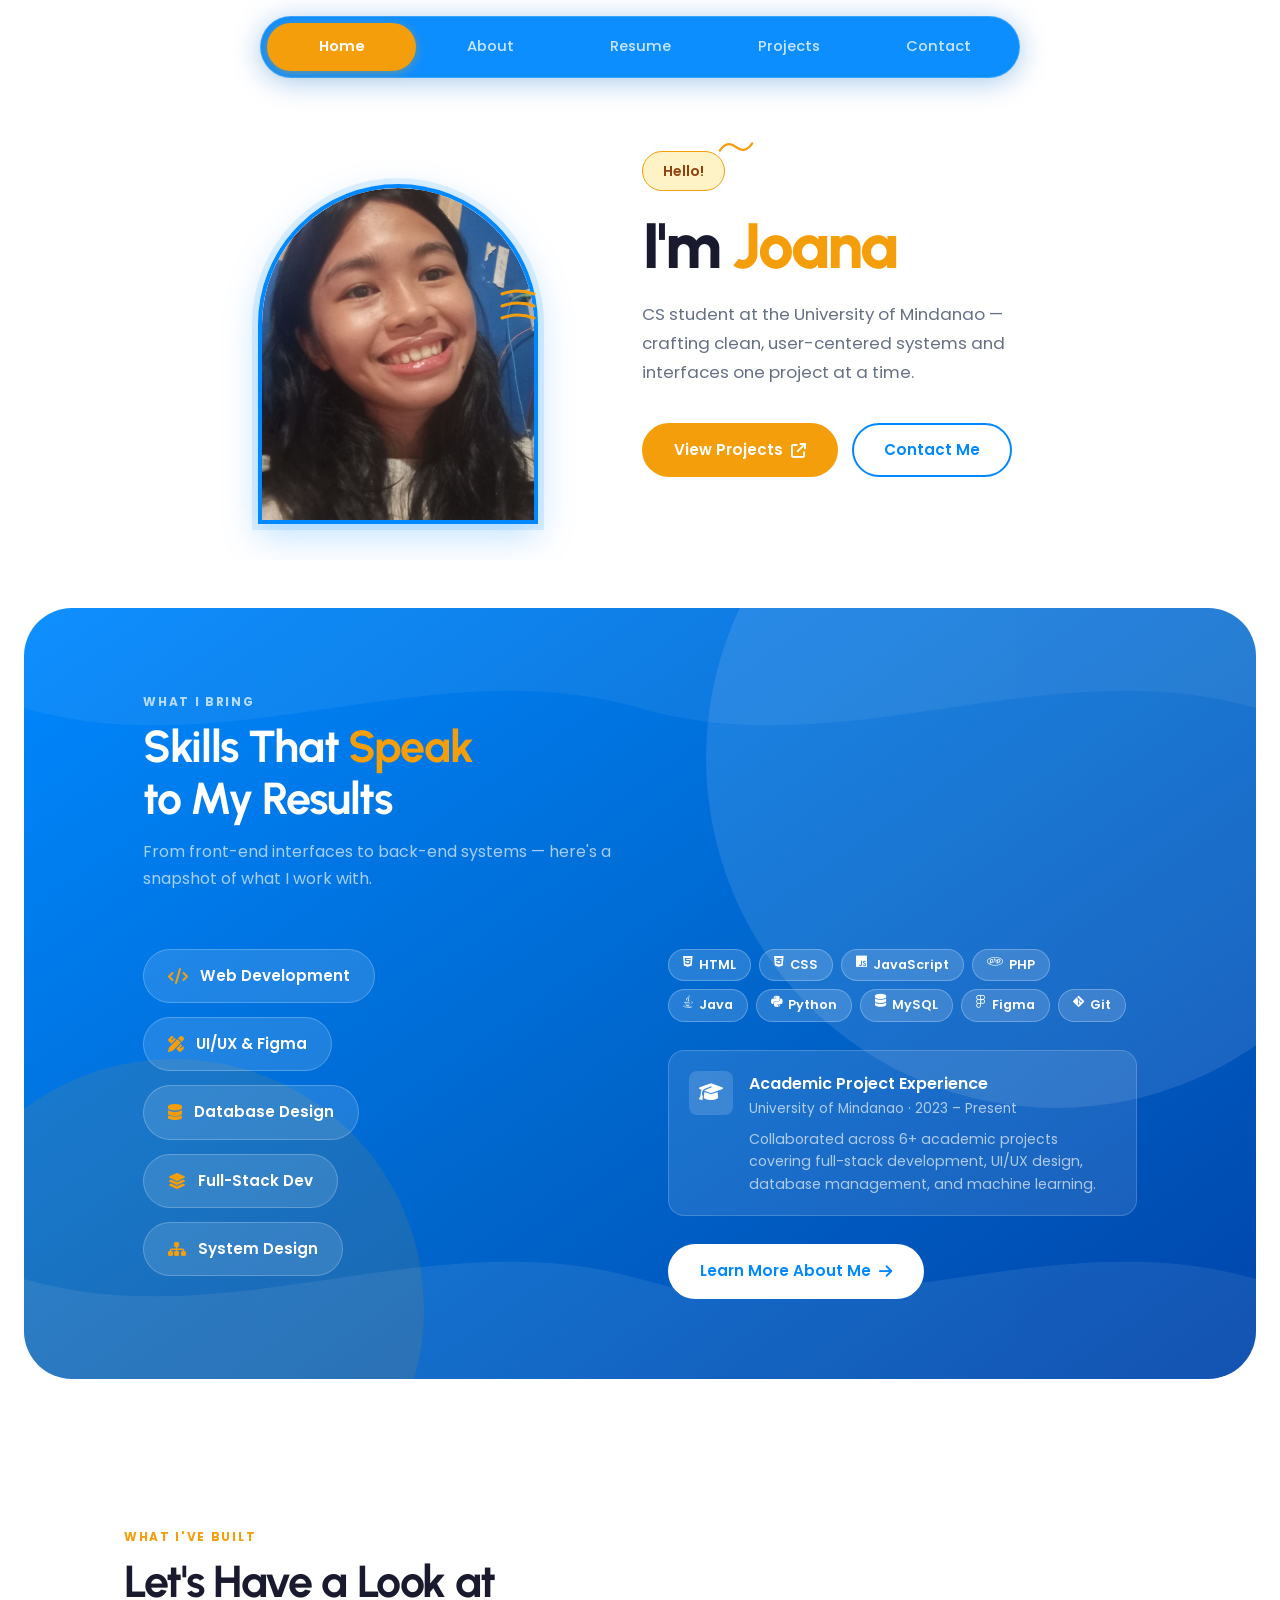
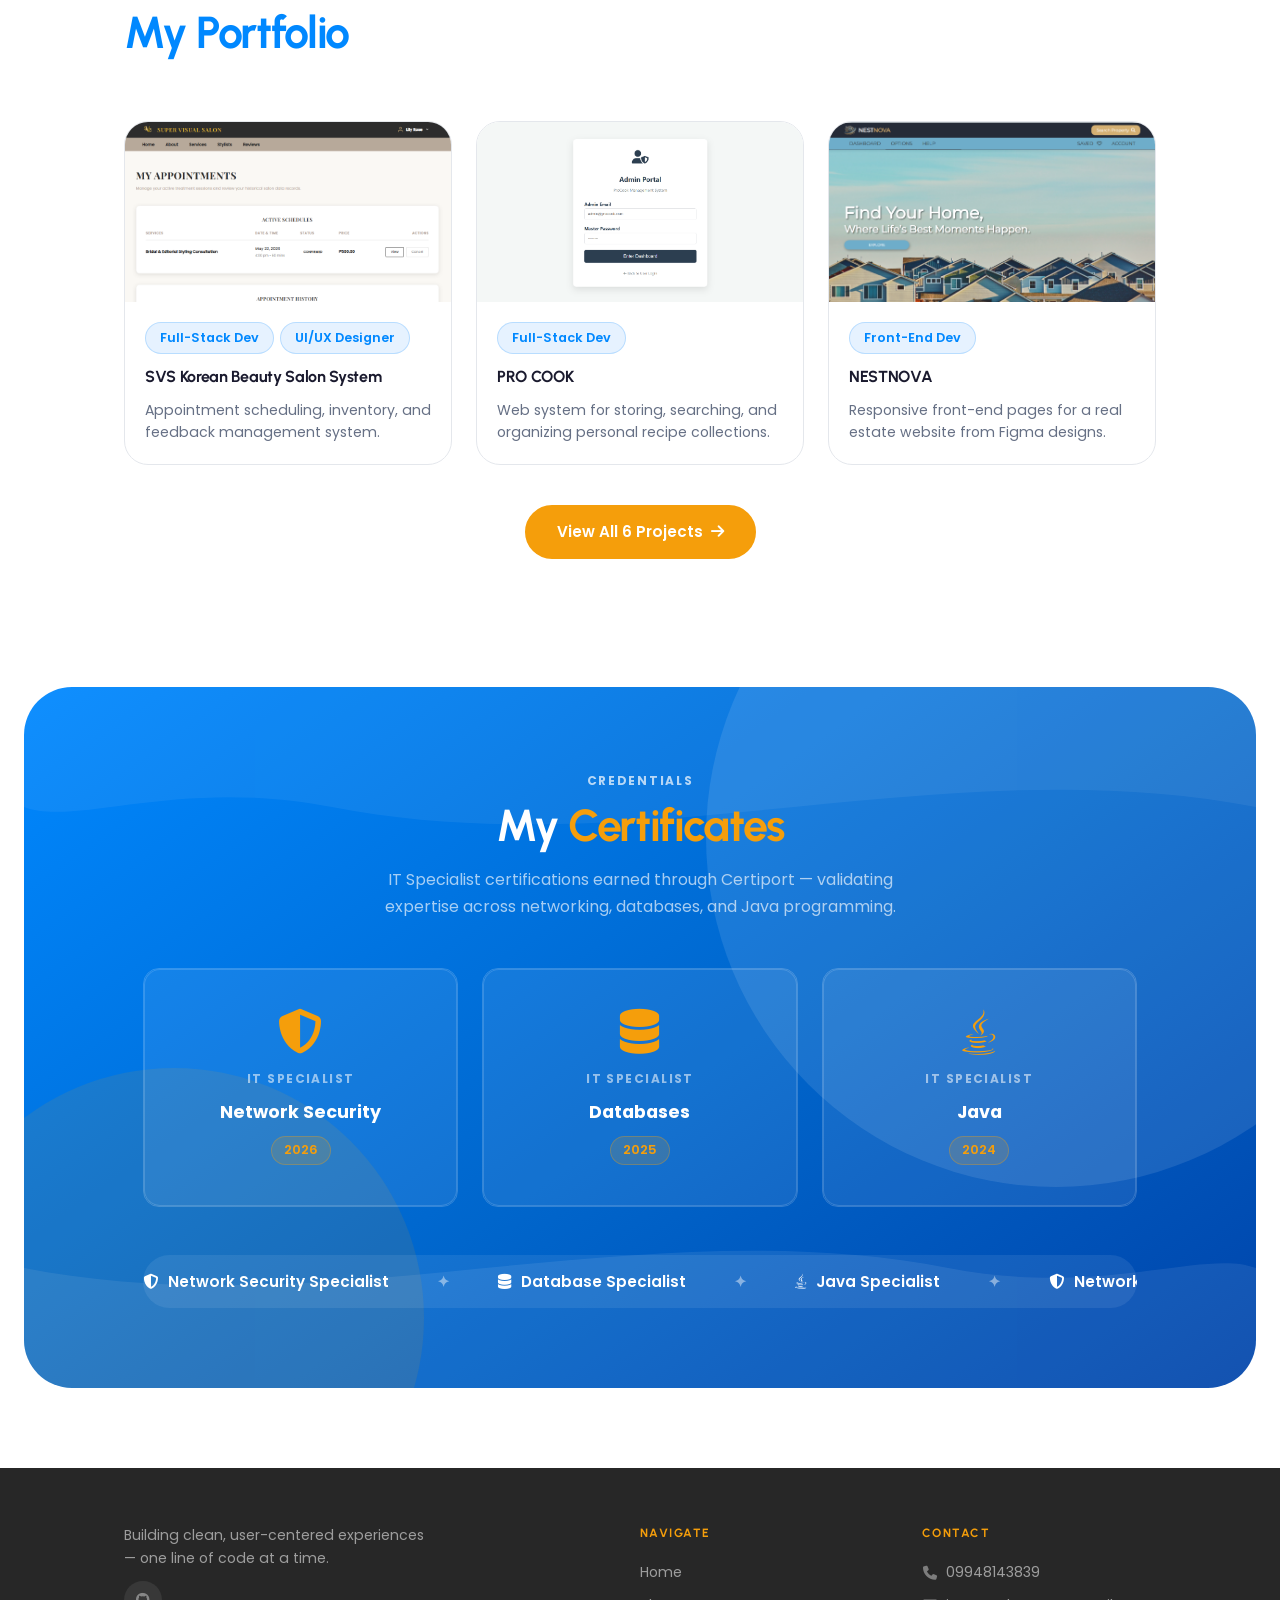
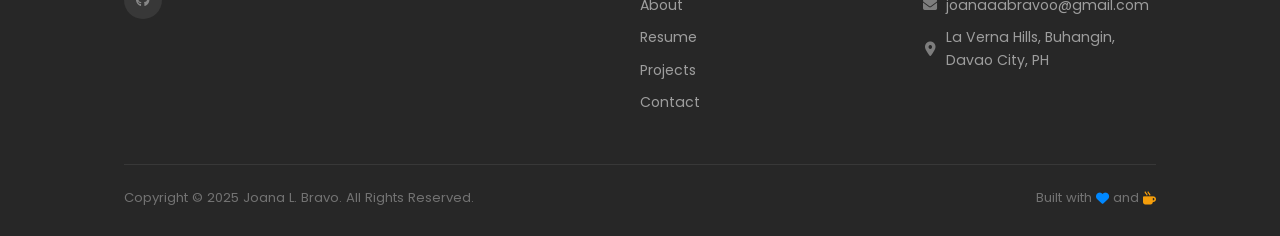
<file: index.html>
<!DOCTYPE html>
<html lang="en">
<head>
  <meta charset="UTF-8" />
  <meta name="viewport" content="width=device-width, initial-scale=1.0" />
  <title>Home — Joana L. Bravo</title>
  <link rel="icon" type="image/png" href="images/favicon.png" />
  <link rel="stylesheet" href="style.css" />
  <link rel="stylesheet" href="home.css" />
  <link rel="stylesheet" href="https://cdnjs.cloudflare.com/ajax/libs/font-awesome/6.5.2/css/all.min.css" />
</head>
<body>

  <!-- NAV -->
  <header class="nav-wrapper">
    <nav class="nav-pill" role="navigation" aria-label="Main navigation">
      <div class="nav-links">
        <a href="index.html"    class="nav-link active">Home</a>
        <a href="about.html"    class="nav-link page-link">About</a>
        <a href="resume.html"   class="nav-link page-link">Resume</a>
        <a href="projects.html" class="nav-link page-link">Projects</a>
        <a href="contact.html"  class="nav-link page-link">Contact</a>
      </div>
    </nav>
  </header>

  <div class="page-wrapper">
  <main>

    <!-- HERO -->
    <section class="hero-section" id="home">
      <div class="hero-inner container">

        <div class="hero-photo-wrap reveal-left">
          <div class="hero-circle-bg"></div>
          <div class="hero-avatar-placeholder">
            <img src="images/profile_picture.jpg" alt="Joana L. Bravo" />
          </div>
          <svg class="hero-deco deco-lines" viewBox="0 0 80 60" fill="none" xmlns="http://www.w3.org/2000/svg">
            <path d="M4 10 Q20 4 36 10" stroke="#F59E0B" stroke-width="3" stroke-linecap="round"/>
            <path d="M4 22 Q20 16 36 22" stroke="#F59E0B" stroke-width="3" stroke-linecap="round"/>
            <path d="M4 34 Q20 28 36 34" stroke="#F59E0B" stroke-width="3" stroke-linecap="round"/>
          </svg>
        </div>

        <div class="hero-text reveal-right">
          <div class="hello-badge">
            <span>Hello!</span>
            <svg class="hello-squiggle" viewBox="0 0 40 20" fill="none"><path d="M2 14 Q10 2 20 10 Q30 18 38 6" stroke="#F59E0B" stroke-width="2.5" stroke-linecap="round" fill="none"/></svg>
          </div>
          <h1 class="hero-heading">
            I'm <span class="accent">Joana</span>
          </h1>
          <p class="hero-sub">
            CS student at the University of Mindanao — crafting clean,
            user-centered systems and interfaces one project at a time.
          </p>
          <div class="hero-cta">
            <a href="projects.html" class="btn btn-primary page-link">View Projects <i class="fa-solid fa-arrow-up-right-from-square"></i></a>
            <a href="contact.html"  class="btn btn-outline page-link">Contact Me</a>
          </div>
        </div>

      </div>
    </section>

    <!-- SKILLS & EXPERIENCE -->
    <section class="skills-section" id="skills">
      <div class="wave-section">
        <svg class="wave-svg" viewBox="0 0 1440 180" preserveAspectRatio="none" xmlns="http://www.w3.org/2000/svg">
          <path d="M0,80 C240,140 480,20 720,80 C960,140 1200,20 1440,80 L1440,180 L0,180 Z" fill="white"/>
        </svg>
        <svg class="wave-svg-top" viewBox="0 0 1440 180" preserveAspectRatio="none" xmlns="http://www.w3.org/2000/svg">
          <path d="M0,80 C240,140 480,20 720,80 C960,140 1200,20 1440,80 L1440,180 L0,180 Z" fill="white"/>
        </svg>

        <div class="wave-content container">
          <div class="wave-header reveal">
            <span class="section-label" style="color:rgba(255,255,255,.7)">What I Bring</span>
            <h2 class="section-title" style="color:#fff">Skills That <span class="accent">Speak</span><br/>to My Results</h2>
            <p class="section-sub" style="color:rgba(255,255,255,.65)">
              From front-end interfaces to back-end systems — here's a snapshot of what I work with.
            </p>
          </div>

          <div class="skills-grid">
            <div class="skill-pills-list reveal">
              <span class="skill-pill"><i class="fa-solid fa-code"></i> Web Development</span>
              <span class="skill-pill"><i class="fa-solid fa-pen-ruler"></i> UI/UX & Figma</span>
              <span class="skill-pill"><i class="fa-solid fa-database"></i> Database Design</span>
              <span class="skill-pill"><i class="fa-solid fa-layer-group"></i> Full-Stack Dev</span>
              <span class="skill-pill"><i class="fa-solid fa-sitemap"></i> System Design</span>
            </div>

            <div class="skills-right reveal">
              <div class="skill-tags-wrap">
                <span class="tag"><i class="fa-brands fa-html5"></i> HTML</span>
                <span class="tag"><i class="fa-brands fa-css3-alt"></i> CSS</span>
                <span class="tag"><i class="fa-brands fa-js"></i> JavaScript</span>
                <span class="tag"><i class="fa-brands fa-php"></i> PHP</span>
                <span class="tag"><i class="fa-brands fa-java"></i> Java</span>
                <span class="tag"><i class="fa-brands fa-python"></i> Python</span>
                <span class="tag"><i class="fa-solid fa-database"></i> MySQL</span>
                <span class="tag"><i class="fa-brands fa-figma"></i> Figma</span>
                <span class="tag"><i class="fa-brands fa-git-alt"></i> Git</span>
              </div>

              <div class="exp-mini-card">
                <div class="exp-mini-icon"><i class="fa-solid fa-graduation-cap"></i></div>
                <div>
                  <strong>Academic Project Experience</strong>
                  <p>University of Mindanao · 2023 – Present</p>
                  <p style="margin-top:8px; font-size:0.88rem; color:rgba(255,255,255,.65)">
                    Collaborated across 6+ academic projects covering full-stack development,
                    UI/UX design, database management, and machine learning.
                  </p>
                </div>
              </div>

              <a href="about.html" class="btn btn-white page-link" style="align-self:flex-start">
                Learn More About Me <i class="fa-solid fa-arrow-right"></i>
              </a>
            </div>
          </div>
        </div>
      </div>
    </section>

    <!-- PROJECTS PREVIEW -->
    <section class="projects-preview-section" id="projects-preview">
      <div class="container">
        <div class="preview-header reveal">
          <div>
            <span class="section-label">What I've Built</span>
            <h2 class="section-title">Let's Have a Look at<br/><span class="accent-blue">My Portfolio</span></h2>
          </div>
        </div>

        <div class="projects-preview-grid">
          <div class="project-card reveal" data-project="svs" style="--delay:0ms">
            <div class="project-card-top">
              <img src="images/beauty_salon/appointments.png" alt="SVS Korean Beauty Salon System preview" class="project-thumb" />
            </div>
            <div class="project-card-body">
              <div class="project-roles">
                <span class="tag-blue">Full-Stack Dev</span>
                <span class="tag-blue">UI/UX Designer</span>
              </div>
              <h3 class="project-title">SVS Korean Beauty Salon System</h3>
              <p class="project-desc">Appointment scheduling, inventory, and feedback management system.</p>
            </div>
          </div>

          <div class="project-card reveal" data-project="procook" style="--delay:100ms">
            <div class="project-card-top">
              <img src="images/procook/procook-admin.png" alt="PRO COOK preview" class="project-thumb" />
            </div>
            <div class="project-card-body">
              <div class="project-roles">
                <span class="tag-blue">Full-Stack Dev</span>
              </div>
              <h3 class="project-title">PRO COOK</h3>
              <p class="project-desc">Web system for storing, searching, and organizing personal recipe collections.</p>
            </div>
          </div>

          <div class="project-card reveal" data-project="nestnova" style="--delay:200ms">
            <div class="project-card-top">
              <img src="images/nestnova/landing page.png" alt="NESTNOVA preview" class="project-thumb" />
            </div>
            <div class="project-card-body">
              <div class="project-roles">
                <span class="tag-blue">Front-End Dev</span>
              </div>
              <h3 class="project-title">NESTNOVA</h3>
              <p class="project-desc">Responsive front-end pages for a real estate website from Figma designs.</p>
            </div>
          </div>
        </div>

        <div class="preview-cta reveal">
          <a href="projects.html" class="btn btn-primary page-link">View All 6 Projects <i class="fa-solid fa-arrow-right"></i></a>
        </div>
      </div>
    </section>

    <!-- CERTIFICATES -->
    <section class="certs-section" id="certificates">
      <div class="wave-section">
        <svg class="wave-svg" viewBox="0 0 1440 180" preserveAspectRatio="none" xmlns="http://www.w3.org/2000/svg">
          <path d="M0,60 C360,120 720,0 1080,60 C1260,90 1380,40 1440,60 L1440,180 L0,180 Z" fill="white"/>
        </svg>
        <svg class="wave-svg-top" viewBox="0 0 1440 180" preserveAspectRatio="none" xmlns="http://www.w3.org/2000/svg">
          <path d="M0,60 C360,120 720,0 1080,60 C1260,90 1380,40 1440,60 L1440,180 L0,180 Z" fill="white"/>
        </svg>

        <div class="container" style="position:relative;z-index:2">
          <div class="reveal" style="text-align:center; margin-bottom:48px">
            <span class="section-label" style="color:rgba(255,255,255,.7)">Credentials</span>
            <h2 class="section-title" style="color:#fff">My <span class="accent">Certificates</span></h2>
            <p class="section-sub" style="color:rgba(255,255,255,.65); margin:0 auto">
              IT Specialist certifications earned through Certiport — validating expertise
              across networking, databases, and Java programming.
            </p>
          </div>

          <div class="certs-grid">
            <div class="cert-card reveal" data-pdf="pdfs/cert_NetworkSecurity.pdf" style="--delay:0ms">
              <div class="cert-placeholder">
                <i class="fa-solid fa-shield-halved cert-badge-icon"></i>
                <div class="cert-issuer">IT Specialist</div>
                <div class="cert-name">Network Security</div>
                <div class="cert-year">2026</div>
              </div>
              <div class="cert-overlay">
                <i class="fa-solid fa-file-pdf"></i> <span>View Certificate</span>
              </div>
            </div>

            <div class="cert-card reveal" data-pdf="pdfs/cert_database.pdf" style="--delay:100ms">
              <div class="cert-placeholder">
                <i class="fa-solid fa-database cert-badge-icon"></i>
                <div class="cert-issuer">IT Specialist</div>
                <div class="cert-name">Databases</div>
                <div class="cert-year">2025</div>
              </div>
              <div class="cert-overlay">
                <i class="fa-solid fa-file-pdf"></i> <span>View Certificate</span>
              </div>
            </div>

            <div class="cert-card reveal" data-pdf="pdfs/cert_java.pdf" style="--delay:200ms">
              <div class="cert-placeholder">
                <i class="fa-brands fa-java cert-badge-icon"></i>
                <div class="cert-issuer">IT Specialist</div>
                <div class="cert-name">Java</div>
                <div class="cert-year">2024</div>
              </div>
              <div class="cert-overlay">
                <i class="fa-solid fa-file-pdf"></i> <span>View Certificate</span>
              </div>
            </div>
          </div>

          <div class="ticker-wrap reveal">
            <div class="ticker-track">
              <div class="ticker-inner">
                <span><i class="fa-solid fa-shield-halved"></i> Network Security Specialist</span>
                <span class="ticker-dot">✦</span>
                <span><i class="fa-solid fa-database"></i> Database Specialist</span>
                <span class="ticker-dot">✦</span>
                <span><i class="fa-brands fa-java"></i> Java Specialist</span>
                <span class="ticker-dot">✦</span>
                <span><i class="fa-solid fa-shield-halved"></i> Network Security Specialist</span>
                <span class="ticker-dot">✦</span>
                <span><i class="fa-solid fa-database"></i> Database Specialist</span>
                <span class="ticker-dot">✦</span>
                <span><i class="fa-brands fa-java"></i> Java Specialist</span>
                <span class="ticker-dot">✦</span>
                <span><i class="fa-solid fa-shield-halved"></i> Network Security Specialist</span>
                <span class="ticker-dot">✦</span>
                <span><i class="fa-solid fa-database"></i> Database Specialist</span>
                <span class="ticker-dot">✦</span>
                <span><i class="fa-brands fa-java"></i> Java Specialist</span>
                <span class="ticker-dot">✦</span>
              </div>
            </div>
          </div>
        </div>
      </div>
    </section>

  </main>

  <footer class="site-footer">
  <div class="footer-inner">
    <div class="footer-top">

      <div class="footer-col">
        <p class="footer-tagline">Building clean, user-centered experiences — one line of code at a time.</p>
        <div class="footer-socials">
          <a href="https://github.com/jnbrv" target="_blank" rel="noopener" aria-label="GitHub">
            <i class="fa-brands fa-github"></i>
          </a>
        </div>
      </div>

      <div class="footer-col">
        <h4>Navigate</h4>
        <a class="page-link" href="index.html">Home</a>
        <a class="page-link" href="about.html">About</a>
        <a class="page-link" href="resume.html">Resume</a>
        <a class="page-link" href="projects.html">Projects</a>
        <a class="page-link" href="contact.html">Contact</a>
      </div>

      <div class="footer-col">
        <h4>Contact</h4>
        <p>
          <i class="fa-solid fa-phone"></i> 09948143839
        </p>
        <a href="mailto:joanaaabravoo@gmail.com">
          <i class="fa-solid fa-envelope"></i> joanaaabravoo@gmail.com
        </a>
        <p>
          <i class="fa-solid fa-location-dot"></i> La Verna Hills, Buhangin, Davao City, PH
        </p>
      </div>

    </div>
    <div class="footer-divider"></div>
    <div class="footer-bottom">
      <p>Copyright &copy; 2025 Joana L. Bravo. All Rights Reserved.</p>
      <p>Built with <i class="fa-solid fa-heart" style="color:var(--blue)"></i> and <i class="fa-solid fa-mug-hot" style="color:var(--amber)"></i></p>
    </div>
  </div>
</footer>
  </div><!-- end page-wrapper -->

  <!-- PROJECT GALLERY MODAL -->
  <div id="gallery-modal" class="gallery-modal" role="dialog" aria-modal="true" aria-label="Project gallery">
    <div class="gallery-modal-inner">
      <button class="gallery-close" id="gallery-close" aria-label="Close gallery"><i class="fa-solid fa-xmark"></i></button>
      <h2 class="gallery-title" id="gallery-title"></h2>
      <div class="gallery-grid" id="gallery-grid"></div>
      <div class="gallery-empty" id="gallery-empty" style="display:none">
        <i class="fa-regular fa-image"></i>
        <p>No preview images available yet.</p>
      </div>
    </div>
  </div>

  <!-- CERT PDF MODAL -->
  <div id="cert-modal" class="cert-modal" role="dialog" aria-modal="true" aria-label="Certificate viewer">
    <div class="cert-modal-inner">
      <button class="cert-modal-close" id="cert-modal-close" aria-label="Close"><i class="fa-solid fa-xmark"></i></button>
      <iframe id="cert-iframe" src="" title="Certificate PDF"></iframe>
    </div>
  </div>

  <script src="script.js"></script>
</body>
</html>
</file>
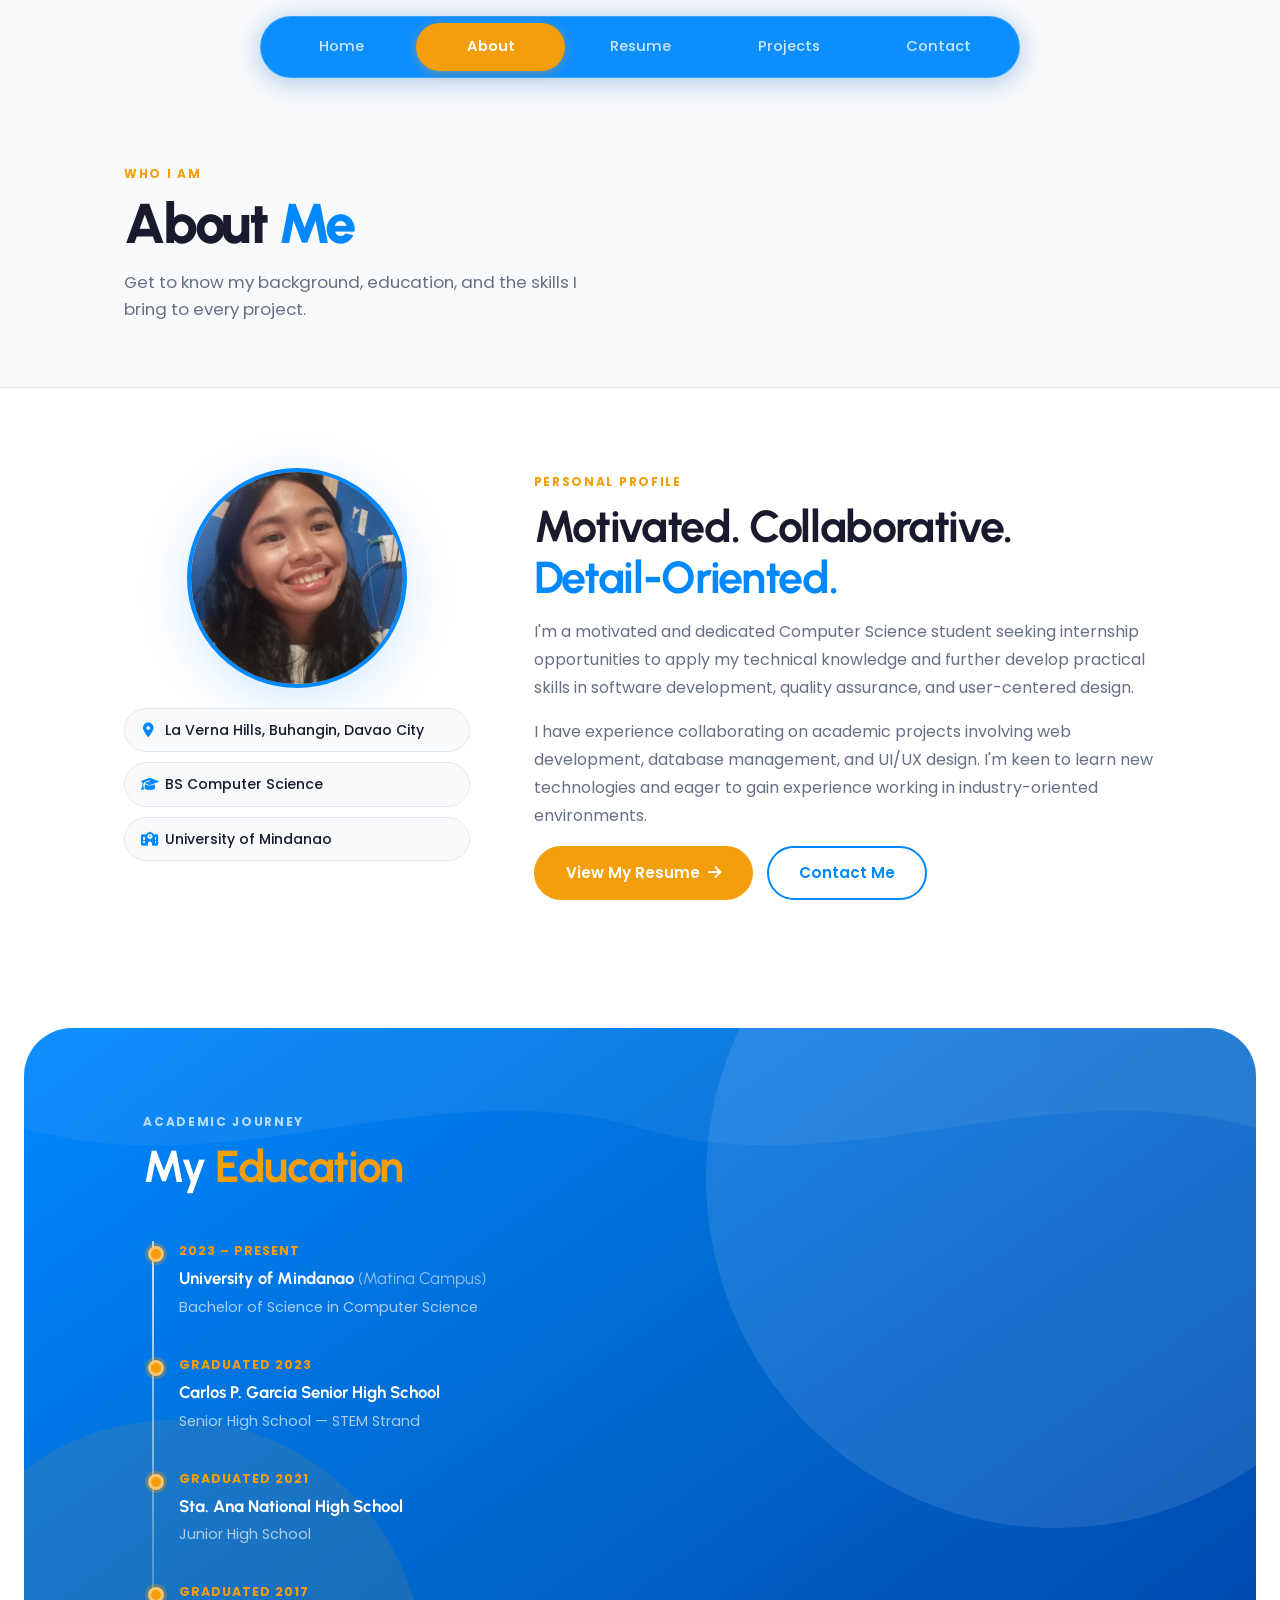
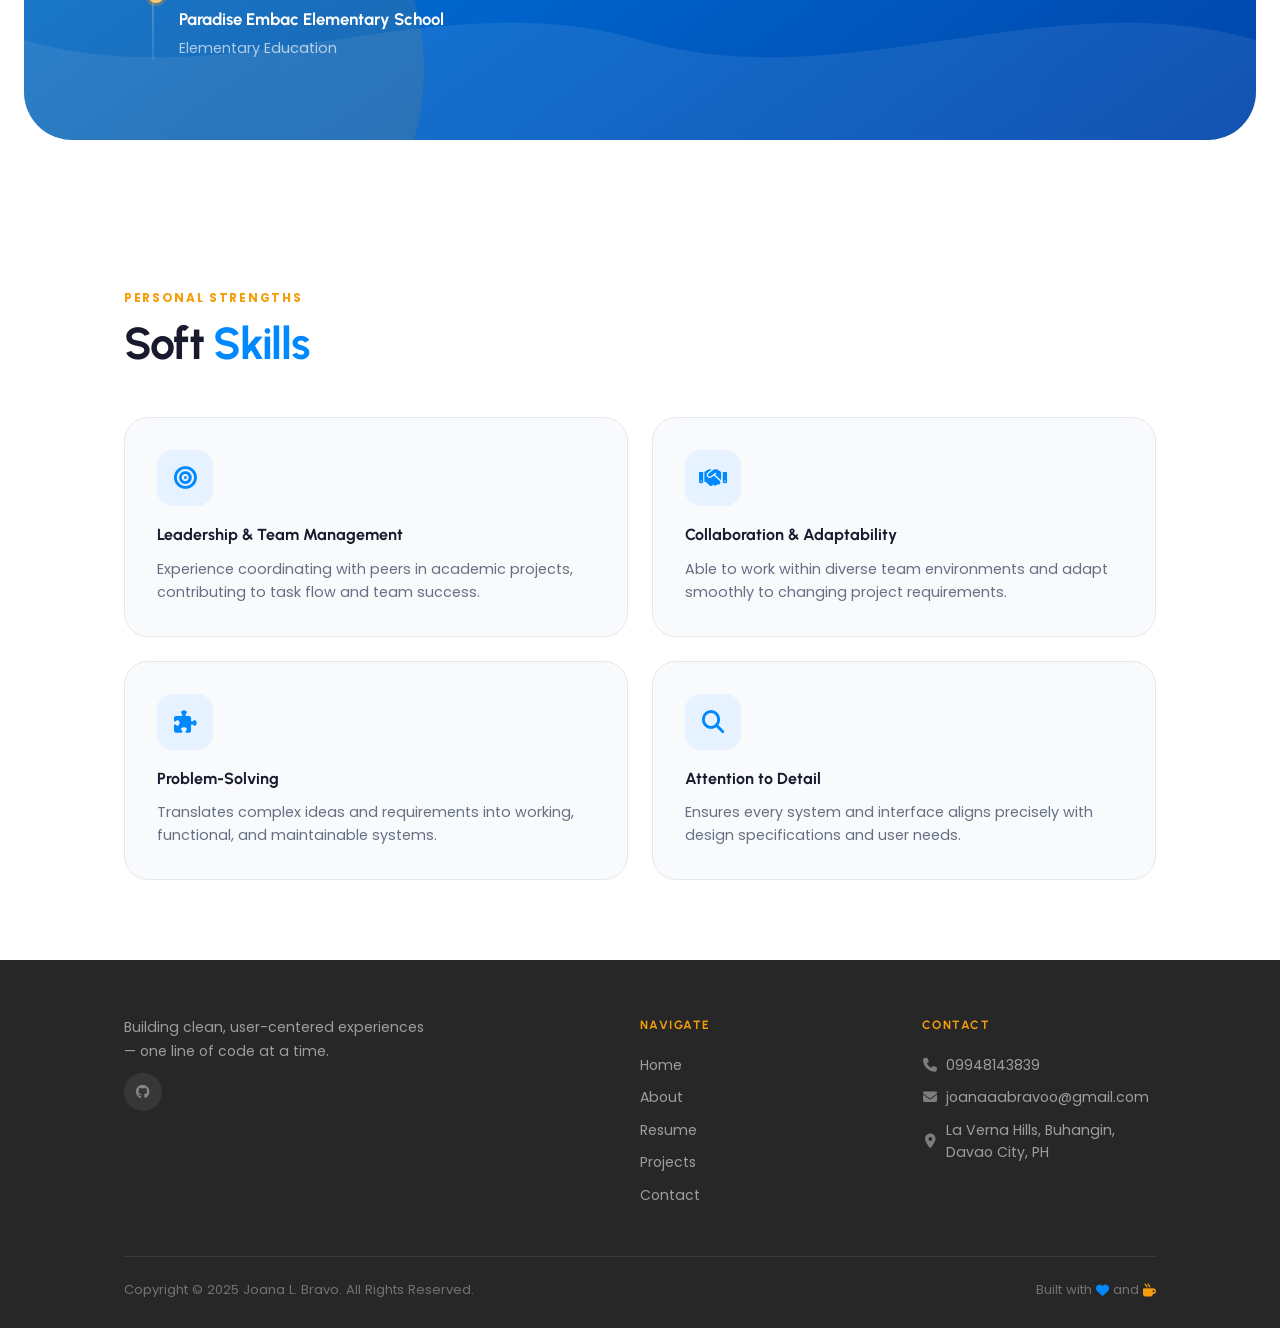
<file: about.html>
<!DOCTYPE html>
<html lang="en">
<head>
  <meta charset="UTF-8" />
  <meta name="viewport" content="width=device-width, initial-scale=1.0" />
  <title>About — Joana L. Bravo</title>
  <link rel="icon" type="image/png" href="images/favicon.png" />
  <link rel="stylesheet" href="style.css" />
  <link rel="stylesheet" href="inner.css" />
  <link rel="stylesheet" href="https://cdnjs.cloudflare.com/ajax/libs/font-awesome/6.5.2/css/all.min.css" />
</head>
<body>

  <header class="nav-wrapper">
    <nav class="nav-pill" role="navigation">
      <div class="nav-links">
        <a href="index.html"    class="nav-link page-link">Home</a>
        <a href="about.html"    class="nav-link active">About</a>
        <a href="resume.html"   class="nav-link page-link">Resume</a>
        <a href="projects.html" class="nav-link page-link">Projects</a>
        <a href="contact.html"  class="nav-link page-link">Contact</a>
      </div>
    </nav>
  </header>

  <div class="page-wrapper">
  <main>

    <section class="inner-hero">
      <div class="container">
        <span class="section-label reveal">Who I Am</span>
        <h1 class="inner-hero-title reveal">About <span class="accent-blue">Me</span></h1>
        <p class="inner-hero-sub reveal">Get to know my background, education, and the skills I bring to every project.</p>
      </div>
    </section>

    <!-- Profile -->
    <section class="about-profile-section">
      <div class="container about-grid">
        <div class="about-photo-col reveal-left">
          <div class="about-avatar"><img src="images/profile_picture.jpg" alt="Joana L. Bravo" /></div>
          <div class="about-info-pills">
            <div class="info-pill"><i class="fa-solid fa-location-dot pill-icon"></i> La Verna Hills, Buhangin, Davao City</div>
            <div class="info-pill"><i class="fa-solid fa-graduation-cap pill-icon"></i> BS Computer Science</div>
            <div class="info-pill"><i class="fa-solid fa-school pill-icon"></i> University of Mindanao</div>
          </div>
        </div>
        <div class="about-text-col reveal-right">
          <span class="section-label">Personal Profile</span>
          <h2 class="section-title">Motivated. Collaborative.<br/><span class="accent-blue">Detail-Oriented.</span></h2>
          <p class="about-bio">
            I'm a motivated and dedicated Computer Science student seeking internship
            opportunities to apply my technical knowledge and further develop practical
            skills in software development, quality assurance, and user-centered design.
          </p>
          <p class="about-bio">
            I have experience collaborating on academic projects involving web development,
            database management, and UI/UX design. I'm keen to learn new technologies and
            eager to gain experience working in industry-oriented environments.
          </p>
          <div class="about-cta-row">
            <a href="resume.html" class="btn btn-primary page-link">View My Resume <i class="fa-solid fa-arrow-right"></i></a>
            <a href="contact.html" class="btn btn-outline page-link">Contact Me</a>
          </div>
        </div>
      </div>
    </section>

    <!-- Education -->
    <section class="edu-section">
      <div class="wave-section">
        <svg class="wave-svg" viewBox="0 0 1440 180" preserveAspectRatio="none"><path d="M0,80 C240,140 480,20 720,80 C960,140 1200,20 1440,80 L1440,180 L0,180 Z" fill="white"/></svg>
        <svg class="wave-svg-top" viewBox="0 0 1440 180" preserveAspectRatio="none"><path d="M0,80 C240,140 480,20 720,80 C960,140 1200,20 1440,80 L1440,180 L0,180 Z" fill="white"/></svg>
        <div class="container" style="position:relative;z-index:2">
          <div class="reveal" style="margin-bottom:48px">
            <span class="section-label" style="color:rgba(255,255,255,.7)">Academic Journey</span>
            <h2 class="section-title" style="color:#fff">My <span class="accent">Education</span></h2>
          </div>
          <div class="timeline">
            <div class="timeline-item reveal">
              <div class="timeline-dot"></div>
              <div class="timeline-content">
                <span class="timeline-year">2023 – Present</span>
                <h3>University of Mindanao <span class="tl-sub">(Matina Campus)</span></h3>
                <p>Bachelor of Science in Computer Science</p>
              </div>
            </div>
            <div class="timeline-item reveal">
              <div class="timeline-dot"></div>
              <div class="timeline-content">
                <span class="timeline-year">Graduated 2023</span>
                <h3>Carlos P. Garcia Senior High School</h3>
                <p>Senior High School — STEM Strand</p>
              </div>
            </div>
            <div class="timeline-item reveal">
              <div class="timeline-dot"></div>
              <div class="timeline-content">
                <span class="timeline-year">Graduated 2021</span>
                <h3>Sta. Ana National High School</h3>
                <p>Junior High School</p>
              </div>
            </div>
            <div class="timeline-item reveal">
              <div class="timeline-dot"></div>
              <div class="timeline-content">
                <span class="timeline-year">Graduated 2017</span>
                <h3>Paradise Embac Elementary School</h3>
                <p>Elementary Education</p>
              </div>
            </div>
          </div>
        </div>
      </div>
    </section>

    <!-- Soft Skills -->
    <section class="soft-section">
      <div class="container">
        <div class="reveal" style="margin-bottom:48px">
          <span class="section-label">Personal Strengths</span>
          <h2 class="section-title">Soft <span class="accent-blue">Skills</span></h2>
        </div>
        <div class="soft-grid">
          <div class="soft-card reveal">
            <div class="soft-icon-wrap"><i class="fa-solid fa-bullseye"></i></div>
            <h3>Leadership & Team Management</h3>
            <p>Experience coordinating with peers in academic projects, contributing to task flow and team success.</p>
          </div>
          <div class="soft-card reveal">
            <div class="soft-icon-wrap"><i class="fa-solid fa-handshake"></i></div>
            <h3>Collaboration & Adaptability</h3>
            <p>Able to work within diverse team environments and adapt smoothly to changing project requirements.</p>
          </div>
          <div class="soft-card reveal">
            <div class="soft-icon-wrap"><i class="fa-solid fa-puzzle-piece"></i></div>
            <h3>Problem-Solving</h3>
            <p>Translates complex ideas and requirements into working, functional, and maintainable systems.</p>
          </div>
          <div class="soft-card reveal">
            <div class="soft-icon-wrap"><i class="fa-solid fa-magnifying-glass"></i></div>
            <h3>Attention to Detail</h3>
            <p>Ensures every system and interface aligns precisely with design specifications and user needs.</p>
          </div>
        </div>
      </div>
    </section>

  </main>

  <footer class="site-footer">
  <div class="footer-inner">
    <div class="footer-top">

      <div class="footer-col">
        <p class="footer-tagline">Building clean, user-centered experiences — one line of code at a time.</p>
        <div class="footer-socials">
          <a href="https://github.com/jnbrv" target="_blank" rel="noopener" aria-label="GitHub">
            <i class="fa-brands fa-github"></i>
          </a>
        </div>
      </div>

      <div class="footer-col">
        <h4>Navigate</h4>
        <a class="page-link" href="index.html">Home</a>
        <a class="page-link" href="about.html">About</a>
        <a class="page-link" href="resume.html">Resume</a>
        <a class="page-link" href="projects.html">Projects</a>
        <a class="page-link" href="contact.html">Contact</a>
      </div>

      <div class="footer-col">
        <h4>Contact</h4>
        <p>
          <i class="fa-solid fa-phone"></i> 09948143839
        </p>
        <a href="mailto:joanaaabravoo@gmail.com">
          <i class="fa-solid fa-envelope"></i> joanaaabravoo@gmail.com
        </a>
        <p>
          <i class="fa-solid fa-location-dot"></i> La Verna Hills, Buhangin, Davao City, PH
        </p>
      </div>

    </div>
    <div class="footer-divider"></div>
    <div class="footer-bottom">
      <p>Copyright &copy; 2025 Joana L. Bravo. All Rights Reserved.</p>
      <p>Built with <i class="fa-solid fa-heart" style="color:var(--blue)"></i> and <i class="fa-solid fa-mug-hot" style="color:var(--amber)"></i></p>
    </div>
  </div>
</footer>
  </div>

  <script src="script.js"></script>
</body>
</html>
</file>
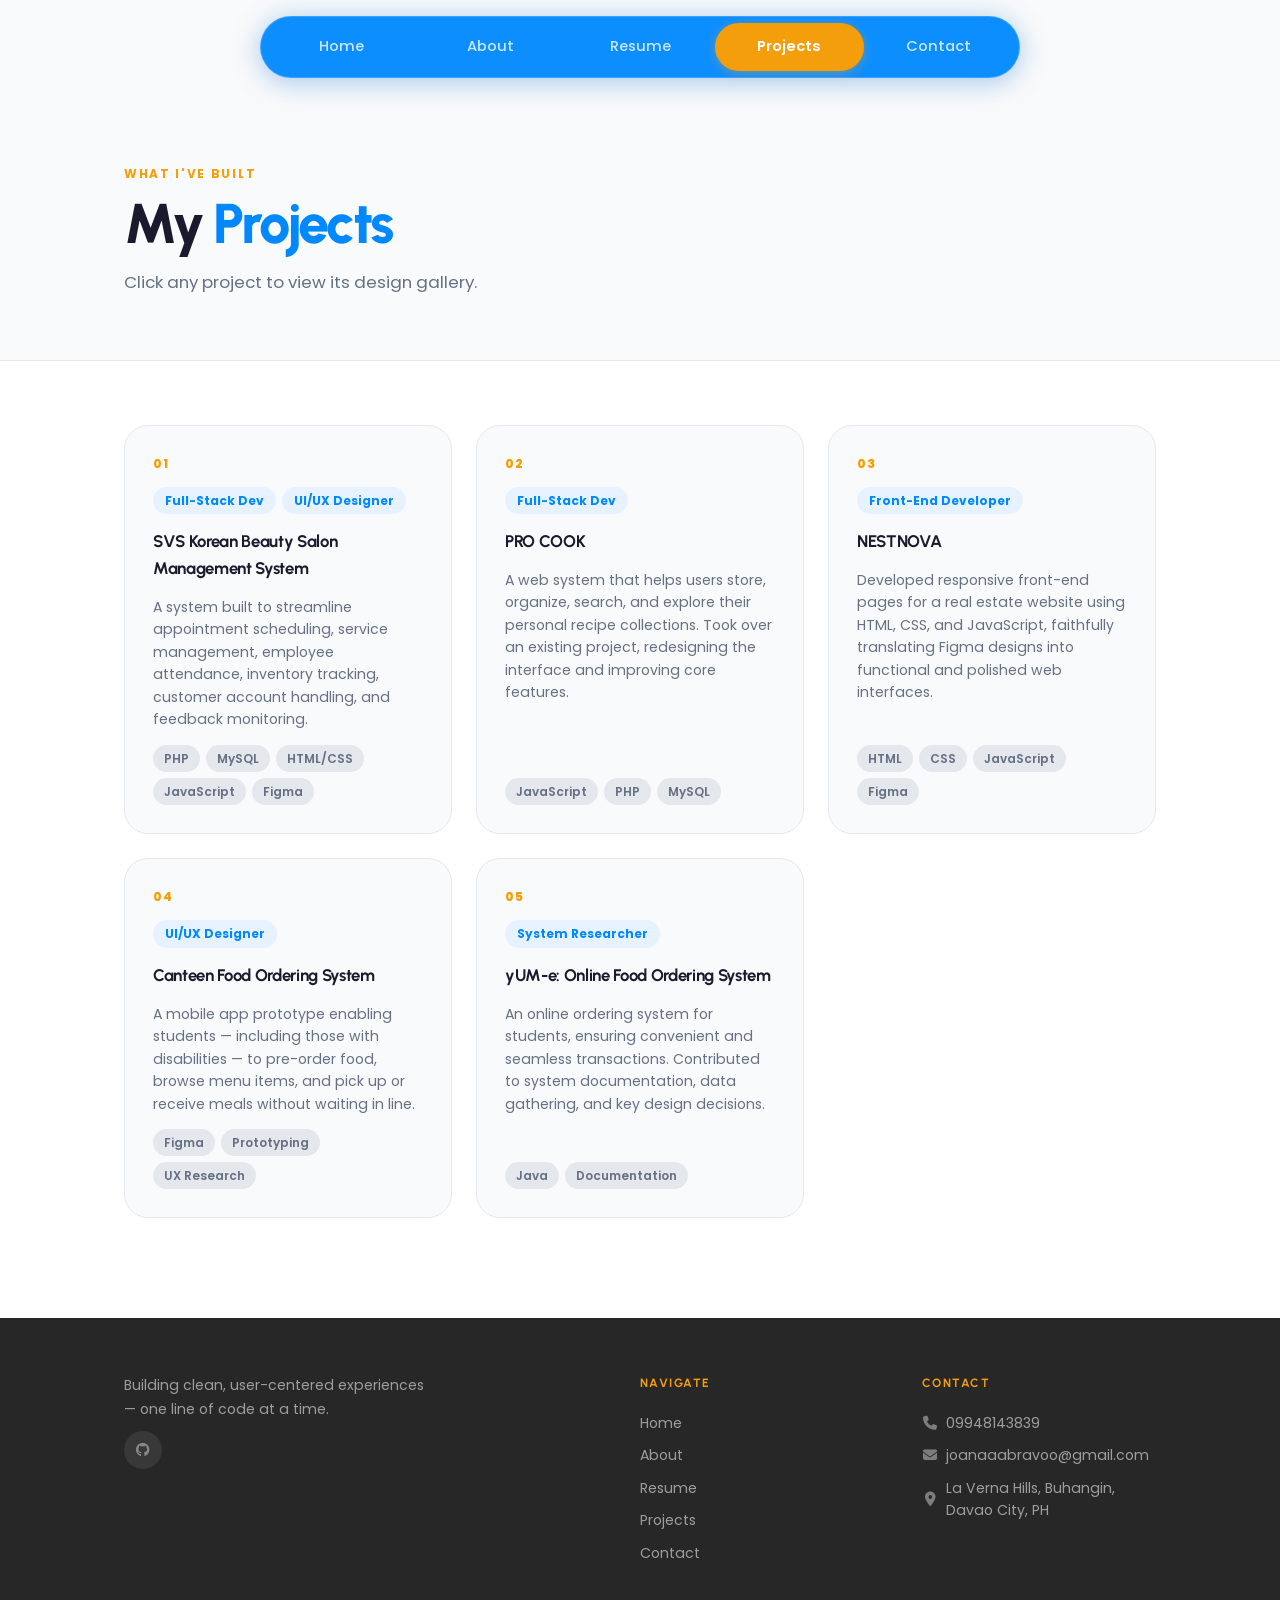
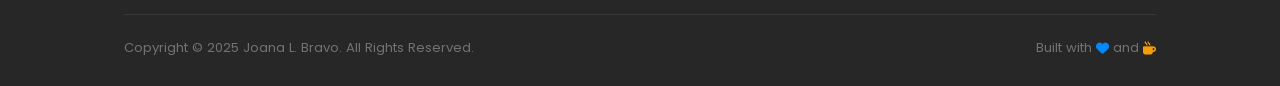
<file: projects.html>
<!DOCTYPE html>
<html lang="en">
<head>
  <meta charset="UTF-8" />
  <meta name="viewport" content="width=device-width, initial-scale=1.0" />
  <title>Projects — Joana L. Bravo</title>
  <link rel="icon" type="image/png" href="images/favicon.png" />
  <link rel="stylesheet" href="style.css" />
  <link rel="stylesheet" href="inner.css" />
  <link rel="stylesheet" href="https://cdnjs.cloudflare.com/ajax/libs/font-awesome/6.5.2/css/all.min.css" />
</head>
<body>

  <header class="nav-wrapper">
    <nav class="nav-pill" role="navigation">
      <div class="nav-links">
        <a href="index.html"    class="nav-link page-link">Home</a>
        <a href="about.html"    class="nav-link page-link">About</a>
        <a href="resume.html"   class="nav-link page-link">Resume</a>
        <a href="projects.html" class="nav-link active">Projects</a>
        <a href="contact.html"  class="nav-link page-link">Contact</a>
      </div>
    </nav>
  </header>

  <div class="page-wrapper">
  <main>

    <section class="inner-hero">
      <div class="container">
        <span class="section-label reveal">What I've Built</span>
        <h1 class="inner-hero-title reveal">My <span class="accent-blue">Projects</span></h1>
        <p class="inner-hero-sub reveal">Click any project to view its design gallery.</p>
      </div>
    </section>

    <section class="projects-page-section">
      <div class="container">
        <div class="projects-full-grid">

          <div class="proj-card reveal" data-project="svs" data-title="SVS Korean Beauty Salon System">
            <div class="proj-num">01</div>
            <div class="proj-roles">
              <span class="role-pill">Full-Stack Dev</span>
              <span class="role-pill">UI/UX Designer</span>
            </div>
            <h3 class="proj-title">SVS Korean Beauty Salon Management System</h3>
            <p class="proj-desc">A system built to streamline appointment scheduling, service management, employee attendance, inventory tracking, customer account handling, and feedback monitoring.</p>
            <div class="proj-tech">
              <span class="tech-tag">PHP</span>
              <span class="tech-tag">MySQL</span>
              <span class="tech-tag">HTML/CSS</span>
              <span class="tech-tag">JavaScript</span>
              <span class="tech-tag">Figma</span>
            </div>
          </div>

          <div class="proj-card reveal" data-project="procook" data-title="PRO COOK">
            <div class="proj-num">02</div>
            <div class="proj-roles">
              <span class="role-pill">Full-Stack Dev</span>
            </div>
            <h3 class="proj-title">PRO COOK</h3>
            <p class="proj-desc">A web system that helps users store, organize, search, and explore their personal recipe collections. Took over an existing project, redesigning the interface and improving core features.</p>
            <div class="proj-tech">
              <span class="tech-tag">JavaScript</span>
              <span class="tech-tag">PHP</span>
              <span class="tech-tag">MySQL</span>
            </div>
          </div>

          <div class="proj-card reveal" data-project="nestnova" data-title="NESTNOVA">
            <div class="proj-num">03</div>
            <div class="proj-roles">
              <span class="role-pill">Front-End Developer</span>
            </div>
            <h3 class="proj-title">NESTNOVA</h3>
            <p class="proj-desc">Developed responsive front-end pages for a real estate website using HTML, CSS, and JavaScript, faithfully translating Figma designs into functional and polished web interfaces.</p>
            <div class="proj-tech">
              <span class="tech-tag">HTML</span>
              <span class="tech-tag">CSS</span>
              <span class="tech-tag">JavaScript</span>
              <span class="tech-tag">Figma</span>
            </div>
          </div>

          <div class="proj-card reveal" data-project="canteen" data-title="Canteen Food Ordering System">
            <div class="proj-num">04</div>
            <div class="proj-roles">
              <span class="role-pill">UI/UX Designer</span>
            </div>
            <h3 class="proj-title">Canteen Food Ordering System</h3>
            <p class="proj-desc">A mobile app prototype enabling students — including those with disabilities — to pre-order food, browse menu items, and pick up or receive meals without waiting in line.</p>
            <div class="proj-tech">
              <span class="tech-tag">Figma</span>
              <span class="tech-tag">Prototyping</span>
              <span class="tech-tag">UX Research</span>
            </div>
          </div>

          <div class="proj-card reveal" data-project="yume" data-title="yUM-e: Online Food Ordering System">
            <div class="proj-num">05</div>
            <div class="proj-roles">
              <span class="role-pill">System Researcher</span>
            </div>
            <h3 class="proj-title">yUM-e: Online Food Ordering System</h3>
            <p class="proj-desc">An online ordering system for students, ensuring convenient and seamless transactions. Contributed to system documentation, data gathering, and key design decisions.</p>
            <div class="proj-tech">
              <span class="tech-tag">Java</span>
              <span class="tech-tag">Documentation</span>
            </div>
          </div>

        </div>
      </div>
    </section>

  </main>

  <footer class="site-footer">
  <div class="footer-inner">
    <div class="footer-top">

      <div class="footer-col">
        <p class="footer-tagline">Building clean, user-centered experiences — one line of code at a time.</p>
        <div class="footer-socials">
          <a href="https://github.com/jnbrv" target="_blank" rel="noopener" aria-label="GitHub">
            <i class="fa-brands fa-github"></i>
          </a>
        </div>
      </div>

      <div class="footer-col">
        <h4>Navigate</h4>
        <a class="page-link" href="index.html">Home</a>
        <a class="page-link" href="about.html">About</a>
        <a class="page-link" href="resume.html">Resume</a>
        <a class="page-link" href="projects.html">Projects</a>
        <a class="page-link" href="contact.html">Contact</a>
      </div>

      <div class="footer-col">
        <h4>Contact</h4>
        <p>
          <i class="fa-solid fa-phone"></i> 09948143839
        </p>
        <a href="mailto:joanaaabravoo@gmail.com">
          <i class="fa-solid fa-envelope"></i> joanaaabravoo@gmail.com
        </a>
        <p>
          <i class="fa-solid fa-location-dot"></i> La Verna Hills, Buhangin, Davao City, PH
        </p>
      </div>

    </div>
    <div class="footer-divider"></div>
    <div class="footer-bottom">
      <p>Copyright &copy; 2025 Joana L. Bravo. All Rights Reserved.</p>
      <p>Built with <i class="fa-solid fa-heart" style="color:var(--blue)"></i> and <i class="fa-solid fa-mug-hot" style="color:var(--amber)"></i></p>
    </div>
  </div>
</footer>
  </div>

  <!-- PROJECT GALLERY MODAL -->
  <div id="gallery-modal" class="gallery-modal" role="dialog" aria-modal="true" aria-label="Project gallery">
    <div class="gallery-modal-inner">
      <button class="gallery-close" id="gallery-close" aria-label="Close gallery"><i class="fa-solid fa-xmark"></i></button>
      <h2 class="gallery-title" id="gallery-title"></h2>
      <div class="gallery-grid" id="gallery-grid"></div>
      <div class="gallery-empty" id="gallery-empty" style="display:none">
        <i class="fa-regular fa-image"></i>
        <p>No preview images available yet.<br/>Add images to <code>images/[project-folder]/</code> to display them here.</p>
      </div>
    </div>
  </div>

  <script src="script.js"></script>
</body>
</html>
</file>
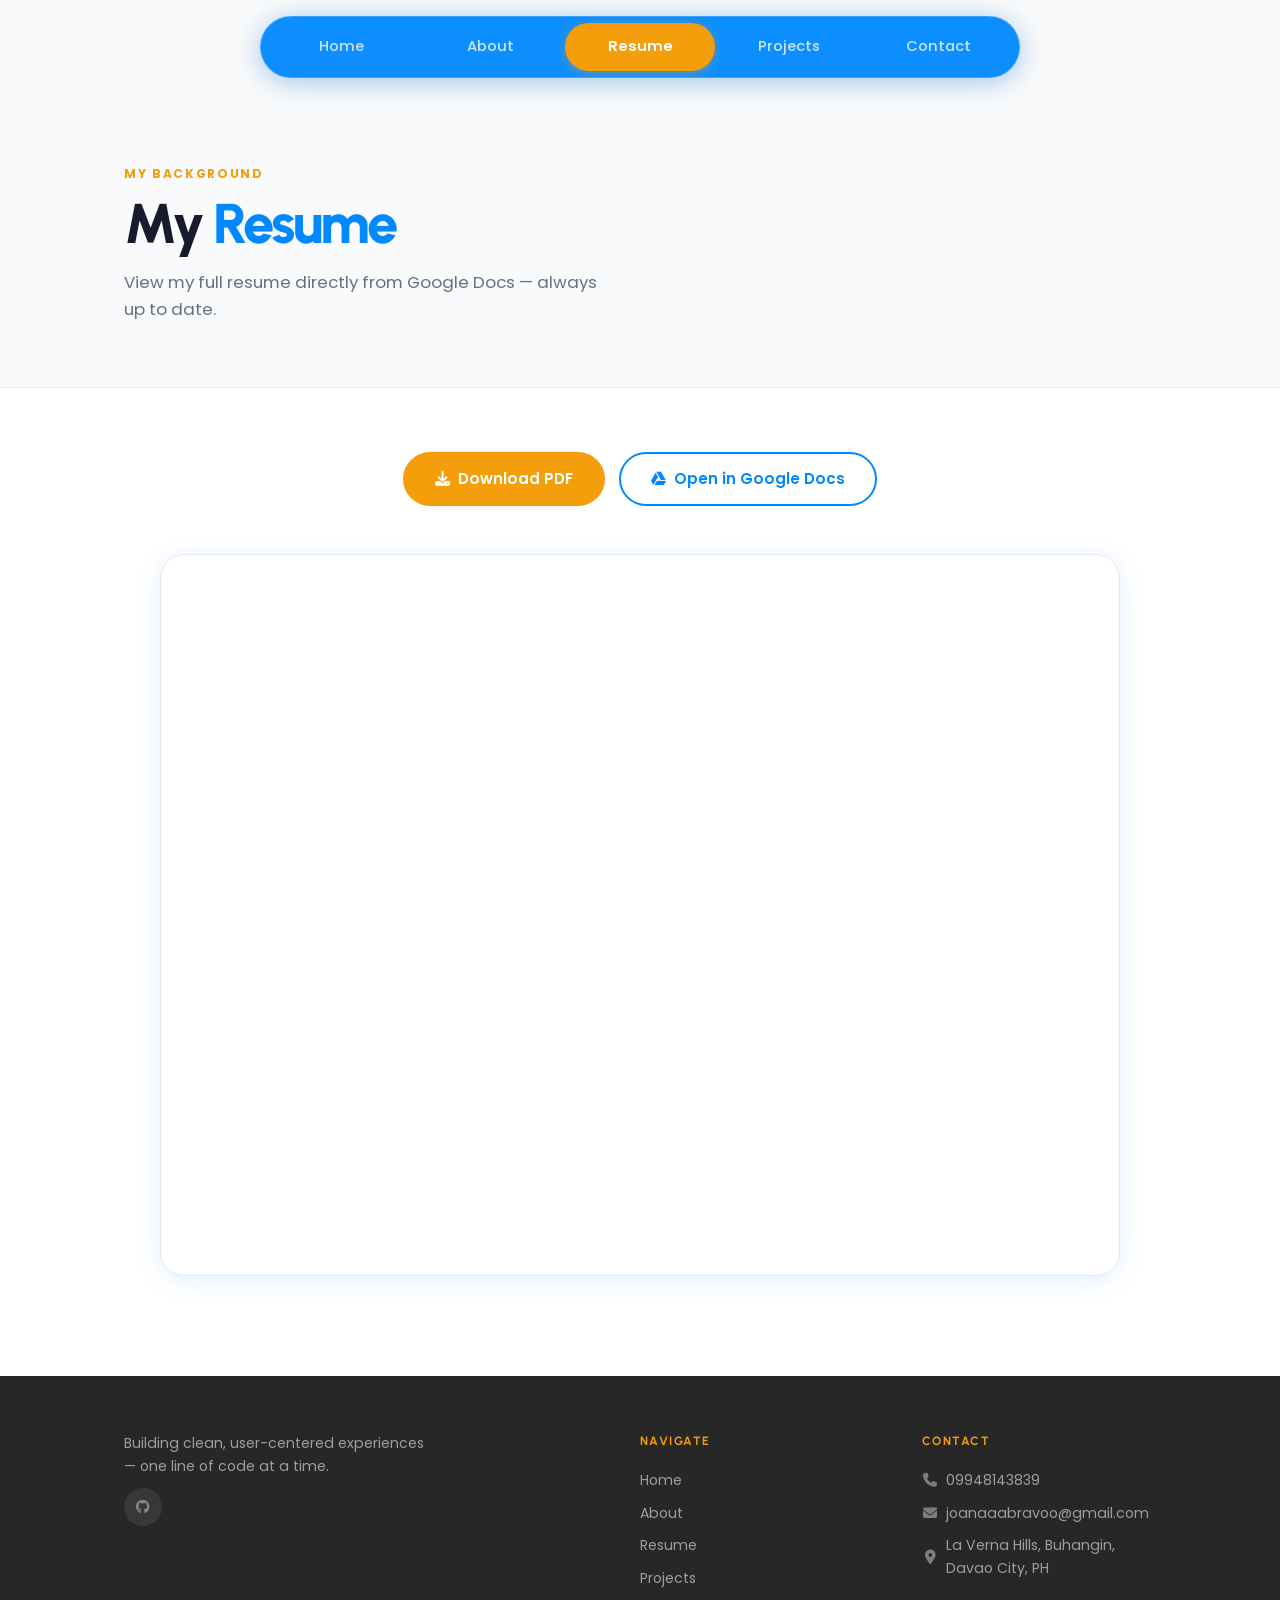
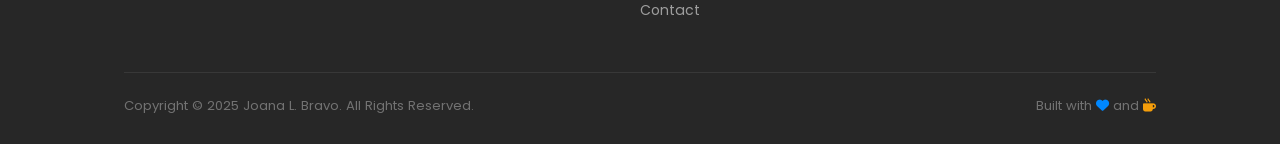
<file: resume.html>
<!DOCTYPE html>
<html lang="en">
<head>
  <meta charset="UTF-8" />
  <meta name="viewport" content="width=device-width, initial-scale=1.0" />
  <title>Resume — Joana L. Bravo</title>
  <link rel="icon" type="image/png" href="images/favicon.png" />
  <link rel="stylesheet" href="style.css" />
  <link rel="stylesheet" href="inner.css" />
  <link rel="stylesheet" href="https://cdnjs.cloudflare.com/ajax/libs/font-awesome/6.5.2/css/all.min.css" />
</head>
<body>

  <header class="nav-wrapper">
    <nav class="nav-pill" role="navigation">
      <div class="nav-links">
        <a href="index.html"    class="nav-link page-link">Home</a>
        <a href="about.html"    class="nav-link page-link">About</a>
        <a href="resume.html"   class="nav-link active">Resume</a>
        <a href="projects.html" class="nav-link page-link">Projects</a>
        <a href="contact.html"  class="nav-link page-link">Contact</a>
      </div>
    </nav>
  </header>

  <div class="page-wrapper">
  <main>

    <section class="inner-hero">
      <div class="container">
        <span class="section-label reveal">My Background</span>
        <h1 class="inner-hero-title reveal">My <span class="accent-blue">Resume</span></h1>
        <p class="inner-hero-sub reveal">View my full resume directly from Google Docs — always up to date.</p>
      </div>
    </section>

    <section class="resume-page-section">
      <div class="container">
        <div class="resume-actions reveal">
          <a href="https://docs.google.com/document/d/14McHNa8S-KevxE8WX1KZ5jRnUny5_ayT41XZXIMlXjM/export?format=pdf"
             target="_blank" rel="noopener" class="btn btn-primary">
            <i class="fa-solid fa-download"></i> Download PDF
          </a>
          <a href="https://docs.google.com/document/d/14McHNa8S-KevxE8WX1KZ5jRnUny5_ayT41XZXIMlXjM/edit?usp=sharing"
             target="_blank" rel="noopener" class="btn btn-outline">
            <i class="fa-brands fa-google-drive"></i> Open in Google Docs
          </a>
        </div>

        <div class="resume-embed-wrap reveal">
          <iframe
            src="https://docs.google.com/document/d/14McHNa8S-KevxE8WX1KZ5jRnUny5_ayT41XZXIMlXjM/preview"
            title="Joana L. Bravo — Resume"
            class="resume-iframe"
            allowfullscreen
            loading="lazy">
          </iframe>
        </div>
      </div>
    </section>

  </main>

  <footer class="site-footer">
  <div class="footer-inner">
    <div class="footer-top">

      <div class="footer-col">
        <p class="footer-tagline">Building clean, user-centered experiences — one line of code at a time.</p>
        <div class="footer-socials">
          <a href="https://github.com/jnbrv" target="_blank" rel="noopener" aria-label="GitHub">
            <i class="fa-brands fa-github"></i>
          </a>
        </div>
      </div>

      <div class="footer-col">
        <h4>Navigate</h4>
        <a class="page-link" href="index.html">Home</a>
        <a class="page-link" href="about.html">About</a>
        <a class="page-link" href="resume.html">Resume</a>
        <a class="page-link" href="projects.html">Projects</a>
        <a class="page-link" href="contact.html">Contact</a>
      </div>

      <div class="footer-col">
        <h4>Contact</h4>
        <p>
          <i class="fa-solid fa-phone"></i> 09948143839
        </p>
        <a href="mailto:joanaaabravoo@gmail.com">
          <i class="fa-solid fa-envelope"></i> joanaaabravoo@gmail.com
        </a>
        <p>
          <i class="fa-solid fa-location-dot"></i> La Verna Hills, Buhangin, Davao City, PH
        </p>
      </div>

    </div>
    <div class="footer-divider"></div>
    <div class="footer-bottom">
      <p>Copyright &copy; 2025 Joana L. Bravo. All Rights Reserved.</p>
      <p>Built with <i class="fa-solid fa-heart" style="color:var(--blue)"></i> and <i class="fa-solid fa-mug-hot" style="color:var(--amber)"></i></p>
    </div>
  </div>
</footer>
  </div>

  <script src="script.js"></script>
</body>
</html>
</file>
<file: style.css>
/* ═══════════════════════════════════════════
   DESIGN TOKENS
═══════════════════════════════════════════ */
@import url('https://fonts.googleapis.com/css2?family=Poppins:ital,wght@0,300;0,400;0,500;0,600;0,700;0,800;1,400&family=Urbanist:wght@500;600;700;800&display=swap');

:root {
  --blue:        #0088FF;
  --blue-dark:   #0066CC;
  --blue-deeper: #0044AA;
  --blue-light:  #E6F2FF;
  --amber:       #F59E0B;
  --amber-light: #FEF3C7;
  --dark:        #1A1A2E;
  --dark-2:      #272727;
  --gray:        #667085;
  --gray-light:  #F9FAFB;
  --gray-border: #E4E7EC;
  --white:       #FFFFFF;

  --font:         'Poppins', sans-serif;
  --font-heading: 'Urbanist', sans-serif;

  --radius-sm:   8px;
  --radius-md:   16px;
  --radius-lg:   24px;
  --radius-xl:   48px;
  --radius-pill: 100px;

  --shadow-sm: 0 1px 4px rgba(0,0,0,.06);
  --shadow-md: 0 4px 24px rgba(0,136,255,.12);
  --shadow-lg: 0 12px 48px rgba(0,136,255,.18);

  --transition: 0.35s cubic-bezier(.4,0,.2,1);
  --nav-h: 76px;
}

/* ═══════════════════════════════════════════
   RESET & BASE
═══════════════════════════════════════════ */
*, *::before, *::after { box-sizing: border-box; margin: 0; padding: 0; }
html { font-size: 16px; scroll-behavior: smooth; }
body {
  font-family: var(--font);
  color: var(--dark);
  background: var(--white);
  line-height: 1.6;
  overflow-x: hidden;
}
a    { color: inherit; text-decoration: none; transition: color var(--transition); }
ul   { list-style: none; }
img  { display: block; max-width: 100%; }
button { cursor: pointer; font-family: var(--font); }

h1, h2, h3, h4, h5, h6 { font-family: var(--font-heading); }

/* ═══════════════════════════════════════════
   PAGE TRANSITION
═══════════════════════════════════════════ */
.page-wrapper { animation: pageEnter 0.42s cubic-bezier(.4,0,.2,1) both; }
.page-wrapper.slide-exit-left  { animation: pageExitLeft  0.38s cubic-bezier(.4,0,.2,1) both; }
.page-wrapper.slide-exit-right { animation: pageExitRight 0.38s cubic-bezier(.4,0,.2,1) both; }

@keyframes pageEnter      { from { opacity:0; transform:translateX(60px);  } to { opacity:1; transform:translateX(0); } }
@keyframes pageEnterRight { from { opacity:0; transform:translateX(-60px); } to { opacity:1; transform:translateX(0); } }
@keyframes pageExitLeft   { from { opacity:1; transform:translateX(0);     } to { opacity:0; transform:translateX(-60px); } }
@keyframes pageExitRight  { from { opacity:1; transform:translateX(0);     } to { opacity:0; transform:translateX(60px); } }
body.going-back .page-wrapper { animation: pageEnterRight 0.42s cubic-bezier(.4,0,.2,1) both; }

/* ═══════════════════════════════════════════
   UTILITY
═══════════════════════════════════════════ */
.accent      { color: var(--amber); }
.accent-blue { color: var(--blue); }
.container   { max-width: 1160px; margin: 0 auto; padding: 0 5%; }

.section-label {
  display: inline-block;
  font-size: 0.75rem;
  font-weight: 700;
  letter-spacing: 0.14em;
  text-transform: uppercase;
  color: var(--amber);
  margin-bottom: 10px;
}
.section-title {
  font-size: clamp(1.9rem, 4vw, 2.8rem);
  font-weight: 700;
  letter-spacing: -0.03em;
  line-height: 1.15;
  margin-bottom: 14px;
}
.section-sub {
  font-size: 1rem;
  color: var(--gray);
  max-width: 520px;
  line-height: 1.7;
}

/* ═══════════════════════════════════════════
   BUTTONS
═══════════════════════════════════════════ */
.btn {
  display: inline-flex;
  align-items: center;
  gap: 8px;
  padding: 13px 30px;
  border-radius: var(--radius-pill);
  font-family: var(--font);
  font-size: 0.95rem;
  font-weight: 600;
  border: 2px solid transparent;
  transition: all var(--transition);
  white-space: nowrap;
  cursor: pointer;
}
.btn-primary { background: var(--amber); color: var(--white); border-color: var(--amber); }
.btn-primary:hover { background: #D97706; border-color: #D97706; transform: translateY(-2px); box-shadow: 0 8px 24px rgba(245,158,11,.35); }
.btn-outline  { background: transparent; color: var(--blue); border-color: var(--blue); }
.btn-outline:hover  { background: var(--blue); color: var(--white); transform: translateY(-2px); }
.btn-white    { background: var(--white); color: var(--blue); border-color: var(--white); }
.btn-white:hover    { background: var(--amber); border-color: var(--amber); color: var(--white); transform: translateY(-2px); }
.btn-full { width: 100%; justify-content: center; }

/* ═══════════════════════════════════════════
   NAV — full width, evenly spaced, Home at far left
═══════════════════════════════════════════ */
.nav-wrapper {
  position: fixed;
  top: 16px;
  left: 50%;
  transform: translateX(-50%);
  z-index: 1000;
  width: calc(100% - 40px);
  max-width: 760px;
  transition: top var(--transition);
}
.nav-pill {
  display: flex;
  align-items: center;
  justify-content: space-between;
  padding: 6px;
  background: rgba(0,136,255,0.95);
  backdrop-filter: blur(14px);
  -webkit-backdrop-filter: blur(14px);
  border: 1px solid rgba(255,255,255,0.18);
  border-radius: var(--radius-pill);
  box-shadow: 0 4px 28px rgba(0,102,204,.35);
}
.nav-links {
  display: flex;
  align-items: center;
  justify-content: space-between;
  width: 100%;
}
.nav-link {
  flex: 1;
  text-align: center;
  padding: 12px 8px;
  border-radius: var(--radius-pill);
  color: rgba(255,255,255,0.78);
  font-size: 0.92rem;
  font-weight: 500;
  transition: all var(--transition);
}
.nav-link:hover  { color: var(--white); background: rgba(255,255,255,0.12); }
.nav-link.active { background: var(--amber); color: var(--white); font-weight: 600; box-shadow: 0 2px 10px rgba(245,158,11,.4); }

/* ═══════════════════════════════════════════
   SCROLL REVEAL
═══════════════════════════════════════════ */
.reveal       { opacity:0; transform:translateY(28px);  transition: opacity .6s ease, transform .6s cubic-bezier(.4,0,.2,1); }
.reveal-left  { opacity:0; transform:translateX(-32px); transition: opacity .6s ease, transform .6s cubic-bezier(.4,0,.2,1); }
.reveal-right { opacity:0; transform:translateX(32px);  transition: opacity .6s ease, transform .6s cubic-bezier(.4,0,.2,1); }
.reveal.visible, .reveal-left.visible, .reveal-right.visible { opacity:1; transform:none; }

/* ═══════════════════════════════════════════
   WAVY BLUE SECTION
═══════════════════════════════════════════ */
.wave-section {
  position: relative;
  background: linear-gradient(145deg, var(--blue) 0%, var(--blue-dark) 55%, var(--blue-deeper) 100%);
  border-radius: var(--radius-xl);
  overflow: hidden;
  margin: 0 24px;
  padding: 80px 64px;
  color: var(--white);
}
.wave-section::before {
  content:''; position:absolute; border-radius:50%; opacity:.1; pointer-events:none;
  width:700px; height:700px; background:var(--white); top:-200px; right:-150px;
}
.wave-section::after {
  content:''; position:absolute; border-radius:50%; opacity:.1; pointer-events:none;
  width:500px; height:500px; background:var(--amber); bottom:-180px; left:-100px;
}
.wave-svg {
  position:absolute; bottom:0; left:0;
  width:100%; height:180px; opacity:.08; pointer-events:none;
}
.wave-svg-top {
  position:absolute; top:0; left:0;
  width:100%; height:180px; opacity:.06; pointer-events:none;
  transform:rotate(180deg);
}

/* ═══════════════════════════════════════════
   SKILL BARS (white-on-blue variant)
═══════════════════════════════════════════ */
.skill-pills-list { display: flex; flex-direction: column; gap: 14px; align-items: flex-start; }
.skill-pill {
  display: inline-flex;
  align-items: center;
  gap: 12px;
  padding: 14px 24px;
  background: rgba(255,255,255,.12);
  border: 1px solid rgba(255,255,255,.22);
  border-radius: var(--radius-pill);
  color: var(--white);
  font-size: 0.95rem;
  font-weight: 600;
  transition: all var(--transition);
}
.skill-pill i { color: var(--amber); font-size: 1rem; }
.skill-pill:hover {
  background: rgba(255,255,255,.2);
  transform: translateX(6px);
}

/* ═══════════════════════════════════════════
   TAGS
═══════════════════════════════════════════ */
.tag {
  display:inline-flex; padding:5px 14px;
  background:rgba(255,255,255,.15); color:var(--white);
  border:1px solid rgba(255,255,255,.25); border-radius:var(--radius-pill);
  font-size:.8rem; font-weight:600; transition:all var(--transition);
}
.tag:hover { background:var(--amber); border-color:var(--amber); }

.tag-blue {
  background:var(--blue-light); color:var(--blue);
  border:1px solid rgba(0,136,255,.2); border-radius:var(--radius-pill);
  display:inline-flex; padding:5px 14px; font-size:.8rem; font-weight:600;
}
.tag-blue:hover { background:var(--blue); color:var(--white); }

/* ═══════════════════════════════════════════
   FORM ELEMENTS
═══════════════════════════════════════════ */
.form-group { display:flex; flex-direction:column; gap:6px; }
.form-group label { font-size:.86rem; font-weight:600; }
.form-group input,
.form-group textarea {
  padding:13px 16px;
  border:1.5px solid var(--gray-border);
  border-radius:var(--radius-sm);
  font-family:var(--font); font-size:.94rem;
  color:var(--dark); background:var(--gray-light);
  transition:border-color var(--transition), box-shadow var(--transition);
  resize:vertical; outline:none;
}
.form-group input:focus,
.form-group textarea:focus {
  border-color:var(--blue);
  box-shadow:0 0 0 3px rgba(0,136,255,.12);
  background:var(--white);
}

/* ═══════════════════════════════════════════
   FOOTER
═══════════════════════════════════════════ */
.site-footer { background:var(--dark-2); color:var(--white); }
.footer-inner { max-width:1160px; margin:0 auto; padding:56px 5% 28px; }
.footer-top {
  display:grid;
  grid-template-columns:2fr 1fr 1fr;
  gap:48px;
  margin-bottom:40px;
}

.footer-tagline { font-size:.9rem; color:rgba(255,255,255,.55); line-height:1.65; max-width:300px; margin-bottom:18px; }

/* GitHub icon — fixed alignment */
.footer-socials { display:flex; gap:10px; align-items:center; }
.footer-socials a {
  width:38px; height:38px;
  border-radius:50%;
  background:rgba(255,255,255,.08);
  display:flex; align-items:center; justify-content:center;
  color:rgba(255,255,255,.65);
  font-size:1rem;
  line-height:1;
  transition:all var(--transition);
}
.footer-socials a:hover { background:var(--blue); color:var(--white); transform:translateY(-2px); }
.footer-socials a i { display:block; line-height:1; }

.footer-col h4 { font-size:.75rem; font-weight:700; letter-spacing:.12em; text-transform:uppercase; color:var(--amber); margin-bottom:18px; }
.footer-col a,
.footer-col p  {
  display:flex; align-items:center; gap:8px;
  font-size:.88rem; color:rgba(255,255,255,.55);
  margin-bottom:10px; transition:color var(--transition);
}
.footer-col a:hover { color:var(--white); }
.footer-col i { width:14px; text-align:center; flex-shrink:0; }

.footer-divider { height:1px; background:rgba(255,255,255,.08); margin-bottom:22px; }
.footer-bottom {
  display:flex; justify-content:space-between; align-items:center;
  flex-wrap:wrap; gap:8px;
  font-size:.82rem; color:rgba(255,255,255,.35);
}
.footer-bottom i { vertical-align:middle; }

/* ═══════════════════════════════════════════
   PROJECT GALLERY MODAL
═══════════════════════════════════════════ */
#gallery-modal {
  position:fixed; inset:0;
  background:rgba(0,0,0,.88);
  z-index:9999;
  display:flex; align-items:center; justify-content:center;
  opacity:0; pointer-events:none;
  transition:opacity .3s ease;
}
#gallery-modal.open { opacity:1; pointer-events:all; }

.gallery-box {
  background:var(--white);
  border-radius:var(--radius-lg);
  width:min(860px, 94vw);
  max-height:92vh;
  display:flex; flex-direction:column;
  overflow:hidden;
  transform:translateY(24px);
  transition:transform .35s cubic-bezier(.4,0,.2,1);
}
#gallery-modal.open .gallery-box { transform:translateY(0); }

.gallery-header {
  display:flex; align-items:center; justify-content:space-between;
  padding:20px 28px;
  border-bottom:1px solid var(--gray-border);
  flex-shrink:0;
}
.gallery-header h3 { font-size:1.05rem; font-weight:700; }
.gallery-close {
  width:36px; height:36px; border-radius:50%;
  background:var(--gray-light); border:none;
  display:flex; align-items:center; justify-content:center;
  font-size:.9rem; color:var(--gray);
  transition:all var(--transition);
}
.gallery-close:hover { background:var(--dark); color:var(--white); }

.gallery-viewer {
  flex:1; overflow:hidden;
  position:relative;
  background:var(--gray-light);
  min-height:380px;
  display:flex; align-items:center; justify-content:center;
}
.gallery-viewer img {
  max-width:100%; max-height:100%;
  object-fit:contain;
  transition:opacity .3s ease;
}
.gallery-viewer .no-preview {
  text-align:center; color:var(--gray);
  padding:48px;
}
.gallery-viewer .no-preview i { font-size:3rem; margin-bottom:16px; color:var(--gray-border); display:block; }

.gallery-nav-btn {
  position:absolute; top:50%; transform:translateY(-50%);
  width:44px; height:44px; border-radius:50%;
  background:rgba(255,255,255,.9); border:none;
  display:flex; align-items:center; justify-content:center;
  font-size:1rem; color:var(--dark);
  box-shadow:var(--shadow-sm);
  transition:all var(--transition);
  cursor:pointer;
}
.gallery-nav-btn:hover { background:var(--blue); color:var(--white); }
.gallery-prev { left:16px; }
.gallery-next { right:16px; }
.gallery-nav-btn:disabled { opacity:.3; pointer-events:none; }

.gallery-footer {
  padding:16px 28px;
  border-top:1px solid var(--gray-border);
  display:flex; align-items:center; justify-content:space-between;
  flex-shrink:0;
}
.gallery-counter { font-size:.85rem; color:var(--gray); font-weight:600; }
.gallery-dots { display:flex; gap:6px; }
.gallery-dot {
  width:8px; height:8px; border-radius:50%;
  background:var(--gray-border);
  cursor:pointer; transition:background var(--transition);
  border:none;
}
.gallery-dot.active { background:var(--blue); }

/* ═══════════════════════════════════════════
   CERT IFRAME MODAL
═══════════════════════════════════════════ */
#cert-modal {
  position:fixed; inset:0;
  background:rgba(0,0,0,.88);
  z-index:9999;
  display:flex; align-items:center; justify-content:center;
  opacity:0; pointer-events:none;
  transition:opacity .3s ease;
}
#cert-modal.open { opacity:1; pointer-events:all; }

.cert-box {
  background:var(--white);
  border-radius:var(--radius-lg);
  width:min(900px, 94vw);
  height:90vh;
  display:flex; flex-direction:column;
  overflow:hidden;
  transform:translateY(24px);
  transition:transform .35s cubic-bezier(.4,0,.2,1);
}
#cert-modal.open .cert-box { transform:translateY(0); }

.cert-modal-header {
  display:flex; align-items:center; justify-content:space-between;
  padding:18px 28px;
  border-bottom:1px solid var(--gray-border);
  flex-shrink:0;
}
.cert-modal-header h3 { font-size:1rem; font-weight:700; }
.cert-modal-close {
  width:36px; height:36px; border-radius:50%;
  background:var(--gray-light); border:none;
  display:flex; align-items:center; justify-content:center;
  font-size:.9rem; color:var(--gray);
  transition:all var(--transition);
}
.cert-modal-close:hover { background:var(--dark); color:var(--white); }

.cert-iframe-wrap { flex:1; overflow:hidden; }
.cert-iframe-wrap iframe {
  width:100%; height:100%;
  border:none;
}

/* ═══════════════════════════════════════════
   RESPONSIVE
═══════════════════════════════════════════ */
@media (max-width:768px) {
  .nav-wrapper { width:calc(100% - 24px); top:10px; }
  .nav-link    { padding:8px 12px; font-size:.8rem; }
  .wave-section { margin:0 12px; padding:56px 28px; border-radius:var(--radius-lg); }
  .footer-top { grid-template-columns:1fr; gap:28px; }
}
@media (prefers-reduced-motion:reduce) {
  *, *::before, *::after { animation-duration:.01ms !important; transition-duration:.01ms !important; }
  .reveal,.reveal-left,.reveal-right { opacity:1; transform:none; }
}

/* ═══════════════════════════════════════════
   RESUME IFRAME EMBED
═══════════════════════════════════════════ */
.resume-embed-wrap {
  max-width: 860px;
  margin: 0 auto;
  border-radius: var(--radius-lg);
  overflow: hidden;
  box-shadow: var(--shadow-lg);
  border: 1px solid var(--gray-border);
  background: var(--white);
}
.resume-iframe {
  width: 100%;
  height: 900px;
  border: none;
  display: block;
}
.resume-actions {
  display: flex;
  gap: 14px;
  justify-content: center;
  margin-bottom: 32px;
  flex-wrap: wrap;
}

/* ═══════════════════════════════════════════
   PROJECT GALLERY MODAL
═══════════════════════════════════════════ */
.gallery-modal {
  position: fixed;
  inset: 0;
  background: rgba(10,10,20,.88);
  z-index: 9000;
  display: flex;
  align-items: center;
  justify-content: center;
  opacity: 0;
  pointer-events: none;
  transition: opacity 0.3s ease;
  padding: 24px;
}
.gallery-modal.open {
  opacity: 1;
  pointer-events: all;
}
.gallery-modal-inner {
  background: var(--white);
  border-radius: var(--radius-lg);
  padding: 40px;
  width: 100%;
  max-width: 960px;
  max-height: 88vh;
  overflow-y: auto;
  position: relative;
  transform: translateY(24px);
  transition: transform 0.35s cubic-bezier(.4,0,.2,1);
}
.gallery-modal.open .gallery-modal-inner {
  transform: translateY(0);
}
.gallery-close {
  position: absolute;
  top: 16px; right: 16px;
  width: 40px; height: 40px;
  border-radius: 50%;
  background: var(--gray-light);
  border: 1px solid var(--gray-border);
  font-size: 1.1rem;
  color: var(--dark);
  display: flex; align-items: center; justify-content: center;
  transition: all var(--transition);
  cursor: pointer;
}
.gallery-close:hover { background: var(--dark); color: var(--white); }
.gallery-title {
  font-size: 1.3rem;
  font-weight: 700;
  margin-bottom: 28px;
  padding-right: 48px;
  color: var(--dark);
}
.gallery-grid {
  display: grid;
  grid-template-columns: repeat(auto-fill, minmax(240px, 1fr));
  gap: 16px;
}
.gallery-grid img {
  width: 100%;
  aspect-ratio: 16/10;
  object-fit: cover;
  border-radius: var(--radius-md);
  border: 1px solid var(--gray-border);
  cursor: zoom-in;
  transition: transform var(--transition), box-shadow var(--transition);
}
.gallery-grid img:hover {
  transform: scale(1.03);
  box-shadow: var(--shadow-lg);
}
.gallery-empty {
  text-align: center;
  padding: 56px 24px;
  color: var(--gray);
}
.gallery-empty i { font-size: 3rem; margin-bottom: 16px; display: block; color: var(--gray-border); }
.gallery-empty p { font-size: 0.95rem; line-height: 1.7; }
.gallery-empty code {
  background: var(--gray-light);
  padding: 2px 8px;
  border-radius: 4px;
  font-size: 0.88rem;
  color: var(--blue);
}

/* ═══════════════════════════════════════════
   CERT PDF MODAL
═══════════════════════════════════════════ */
.cert-modal {
  position: fixed;
  inset: 0;
  background: rgba(10,10,20,.9);
  z-index: 9100;
  display: flex;
  align-items: center;
  justify-content: center;
  opacity: 0;
  pointer-events: none;
  transition: opacity 0.3s ease;
  padding: 24px;
}
.cert-modal.open { opacity: 1; pointer-events: all; }
.cert-modal-inner {
  position: relative;
  width: 100%;
  max-width: 860px;
  height: 88vh;
  background: var(--white);
  border-radius: var(--radius-lg);
  overflow: hidden;
  box-shadow: 0 24px 80px rgba(0,0,0,.5);
}
.cert-modal-close {
  position: absolute;
  top: 12px; right: 12px;
  width: 40px; height: 40px;
  border-radius: 50%;
  background: var(--white);
  border: 1px solid var(--gray-border);
  font-size: 1.1rem;
  color: var(--dark);
  display: flex; align-items: center; justify-content: center;
  z-index: 10;
  cursor: pointer;
  transition: all var(--transition);
}
.cert-modal-close:hover { background: var(--dark); color: var(--white); }
#cert-iframe {
  width: 100%; height: 100%;
  border: none;
  display: block;
}

/* ═══════════════════════════════════════════
   FOOTER FIXES — icon alignment
═══════════════════════════════════════════ */
.footer-logo-mark {
  display: inline-flex;
  width: 48px; height: 48px;
  background: var(--blue);
  border-radius: var(--radius-sm);
  align-items: center;
  justify-content: center;
  font-size: 1rem;
  font-weight: 800;
  color: var(--white);
  margin-bottom: 14px;
}
.footer-socials a {
  width: 38px; height: 38px;
  border-radius: 50%;
  background: rgba(255,255,255,.08);
  display: flex;
  align-items: center;
  justify-content: center;
  color: rgba(255,255,255,.65);
  font-size: 1.1rem;
  line-height: 1;
  transition: all var(--transition);
}
.footer-socials a:hover { background: var(--blue); color: var(--white); transform: translateY(-2px); }
.footer-col a, .footer-col p {
  display: flex;
  align-items: center;
  gap: 8px;
  font-size: 0.88rem;
  color: rgba(255,255,255,.55);
  margin-bottom: 10px;
  transition: color var(--transition);
}
.footer-col a:hover { color: var(--white); }
.footer-col a i, .footer-col p i {
  width: 16px;
  text-align: center;
  flex-shrink: 0;
  color: rgba(255,255,255,.4);
}

/* ═══════════════════════════════════════════
   PROJECT GALLERY HINT
═══════════════════════════════════════════ */
.proj-gallery-hint {
  display: flex;
  align-items: center;
  gap: 6px;
  font-size: 0.82rem;
  font-weight: 600;
  color: var(--blue);
  transition: color var(--transition);
}
.proj-card:hover .proj-gallery-hint { color: rgba(255,255,255,.65); }

/* CERT BADGE ICON */
.cert-badge-icon {
  font-size: 2.5rem;
  color: var(--amber);
  margin-bottom: 4px;
}

@media (max-width: 768px) {
  .resume-iframe { height: 600px; }
  .gallery-modal-inner { padding: 24px 16px; }
  .gallery-grid { grid-template-columns: 1fr 1fr; }
}

/* ═══════════════════════════════════════════
   SWEETALERT2 — match portfolio theme
═══════════════════════════════════════════ */
.swal-portfolio-popup {
  font-family: var(--font) !important;
  border-radius: var(--radius-lg) !important;
}
.swal-portfolio-popup .swal2-title {
  font-family: var(--font-heading) !important;
  font-weight: 700 !important;
}

/* Remove default SweetAlert2 icon circle/border for a cleaner look */
.swal-portfolio-popup .swal2-icon {
  border: none !important;
  width: auto !important;
  height: auto !important;
}
.swal-portfolio-popup .swal2-icon-content {
  font-size: 3.2rem !important;
}
</file>
<file: home.css>
/* ═══════════════════════════════════════════
   HOME PAGE STYLES  (home.css)
═══════════════════════════════════════════ */

/* ── HERO ──────────────────────────────────── */
.hero-section {
  min-height: auto;
  display: flex;
  align-items: center;
  background: var(--white);
  position: relative;
  overflow: hidden;
  padding-top: var(--nav-h);
}
.hero-inner {
  display: flex;
  align-items: center;
  justify-content: space-between;
  gap: 64px;
  padding-top: 28px;
  padding-bottom: 36px;
}

/* Photo */
.hero-photo-wrap {
  position: relative;
  flex-shrink: 0;
  width: 360px; height: 420px;
  display: flex;
  align-items: flex-end;
  justify-content: center;
  transition: transform 0.4s ease;
}

.hero-avatar-placeholder {
  position: relative;
  z-index: 1;
  width: 280px; height: 340px;
  background: linear-gradient(160deg, var(--blue-light) 0%, #c7dfff 100%);
  border-radius: 140px 140px 0 0;
  display: flex;
  align-items: center;
  justify-content: center;
  font-size: 5.5rem;
  font-weight: 800;
  color: var(--blue);
  border: 4px solid var(--blue);
  box-shadow: 0 0 0 6px rgba(0,136,255,.12), 0 12px 36px rgba(0,136,255,.25);
  overflow: hidden;
}
.hero-avatar-placeholder img {
  width: 100%; height: 100%;
  object-fit: cover;
  object-position: center top;
  border-radius: inherit;
}
.deco-lines {
  position: absolute;
  right: 0; top: 50%;
  transform: translateY(-50%);
  width: 80px; z-index: 2;
  transition: transform 0.4s ease;
}

/* Text */
.hero-text { flex: 1; max-width: 520px; }
.hello-badge {
  display: inline-flex;
  align-items: center;
  gap: 8px;
  padding: 8px 20px;
  background: var(--amber-light);
  border: 1.5px solid var(--amber);
  border-radius: var(--radius-pill);
  color: #92400E;
  font-size: .88rem; font-weight: 600;
  margin-bottom: 20px;
  position: relative;
}
.hello-squiggle {
  width: 36px;
  position: absolute;
  right: -30px; top: -14px;
}
.hero-heading {
  font-size: clamp(2.6rem, 5vw, 4rem);
  font-weight: 800;
  color: var(--dark);
  line-height: 1.08;
  letter-spacing: -0.04em;
  margin-bottom: 20px;
}
.hero-sub {
  font-size: 1.05rem;
  color: var(--gray);
  line-height: 1.72;
  margin-bottom: 36px;
  max-width: 420px;
}
.hero-cta { display: flex; gap: 14px; flex-wrap: wrap; }

/* ── SKILLS ────────────────────────────────── */
.skills-section { padding: 48px 0 64px; }
.wave-content   { position: relative; z-index: 2; }
.wave-header    { margin-bottom: 56px; }

.skills-grid {
  display: grid;
  grid-template-columns: 1fr 1fr;
  gap: 56px;
  align-items: start;
}
.skills-right  { display: flex; flex-direction: column; gap: 28px; }
.skill-tags-wrap { display: flex; flex-wrap: wrap; gap: 8px; }
.skill-tags-wrap .tag { gap: 6px; }

.exp-mini-card {
  display: flex; gap: 16px; align-items: flex-start;
  background: rgba(255,255,255,.1);
  border: 1px solid rgba(255,255,255,.18);
  border-radius: var(--radius-md);
  padding: 20px;
}
.exp-mini-icon {
  font-size: 1.2rem; flex-shrink: 0;
  width: 44px; height: 44px;
  background: rgba(255,255,255,.15);
  border-radius: var(--radius-sm);
  display: flex; align-items: center; justify-content: center;
}
.exp-mini-card strong { display: block; color: var(--white); font-weight: 600; margin-bottom: 2px; }
.exp-mini-card p      { font-size: .85rem; color: rgba(255,255,255,.65); }

/* ── PROJECTS PREVIEW ──────────────────────── */
.projects-preview-section { padding: 80px 0; }
.preview-header {
  display: flex; align-items: flex-end;
  justify-content: space-between;
  margin-bottom: 48px; gap: 24px; flex-wrap: wrap;
}
.projects-preview-grid {
  display: grid;
  grid-template-columns: repeat(3, 1fr);
  gap: 24px;
  margin-bottom: 40px;
}
.project-card {
  border-radius: var(--radius-lg);
  overflow: hidden;
  border: 1px solid var(--gray-border);
  background: var(--white);
  cursor: pointer;
  transition: transform var(--transition), box-shadow var(--transition);
}
.project-card:hover { transform: translateY(-6px); box-shadow: var(--shadow-lg); }

.project-card-top {
  height: 180px;
  overflow: hidden;
  background: var(--gray-light);
}
.project-thumb {
  width: 100%;
  height: 100%;
  object-fit: cover;
  object-position: top center;
  transition: transform 0.5s ease;
}
.project-card:hover .project-thumb { transform: scale(1.06); }

.project-card-body { padding: 20px; display: flex; flex-direction: column; gap: 10px; }
.project-roles     { display: flex; flex-wrap: wrap; gap: 6px; }
.project-title     { font-size: 1rem; font-weight: 700; letter-spacing: -0.02em; color: var(--dark); }
.project-desc      { font-size: .88rem; color: var(--gray); line-height: 1.55; }
.project-view-hint {
  display: flex; align-items: center; gap: 6px;
  font-size: .8rem; color: var(--blue); font-weight: 600;
}
.project-view-hint i { font-size: .85rem; }

.preview-cta { text-align: center; margin-top: 8px; }

/* ── CERTIFICATES ──────────────────────────── */
.certs-section { padding: 48px 0 80px; }

.certs-grid {
  display: grid;
  grid-template-columns: repeat(3, 1fr);
  gap: 24px;
  margin-bottom: 48px;
}
.cert-card {
  position: relative;
  border-radius: var(--radius-md);
  overflow: hidden;
  border: 1px solid rgba(255,255,255,.2);
  cursor: pointer;
  transition: transform var(--transition), box-shadow var(--transition);
}
.cert-card:hover { transform: translateY(-4px); box-shadow: 0 12px 40px rgba(0,0,0,.25); }
.cert-card:hover .cert-overlay { opacity: 1; }

.cert-placeholder {
  background: rgba(255,255,255,.08);
  border: 1px solid rgba(255,255,255,.15);
  border-radius: var(--radius-md);
  padding: 40px 28px;
  display: flex; flex-direction: column; align-items: center;
  gap: 10px; min-height: 200px; justify-content: center; text-align: center;
}
.cert-badge-icon { font-size: 2.8rem; color: var(--amber); display: block; }
.cert-issuer { font-size: .75rem; font-weight: 700; letter-spacing: .12em; text-transform: uppercase; color: rgba(255,255,255,.55); }
.cert-name   { font-size: 1.1rem; font-weight: 700; color: var(--white); }
.cert-year   {
  font-size: .8rem; font-weight: 600; color: var(--amber);
  background: rgba(245,158,11,.15); padding: 3px 12px;
  border-radius: var(--radius-pill); border: 1px solid rgba(245,158,11,.3);
}
.cert-overlay {
  position: absolute; inset: 0;
  background: rgba(0,68,170,.8);
  display: flex; flex-direction: column;
  align-items: center; justify-content: center; gap: 10px;
  opacity: 0; transition: opacity var(--transition);
  border-radius: var(--radius-md);
}
.cert-overlay i    { font-size: 2rem; color: var(--white); }
.cert-overlay span { color: var(--white); font-size: .95rem; font-weight: 600; }

/* Ticker */
.ticker-wrap {
  margin-top: 32px; overflow: hidden;
  background: rgba(255,255,255,.08);
  border-radius: var(--radius-pill);
  padding: 14px 0;
}
.ticker-track  { overflow: hidden; }
.ticker-inner  {
  display: inline-flex; gap: 48px;
  white-space: nowrap;
  animation: ticker 22s linear infinite;
}
.ticker-inner span { font-size: .95rem; font-weight: 600; color: var(--white); }
.ticker-inner i    { margin-right: 6px; }
.ticker-dot        { opacity: .45; }

@keyframes ticker {
  0%   { transform: translateX(0); }
  100% { transform: translateX(-50%); }
}

/* ── RESPONSIVE ────────────────────────────── */
@media (max-width: 1024px) {
  .projects-preview-grid { grid-template-columns: repeat(2,1fr); }
  .certs-grid            { grid-template-columns: repeat(2,1fr); }
  .skills-grid           { grid-template-columns: 1fr; gap: 36px; }
}
@media (max-width: 768px) {
  .hero-inner             { flex-direction: column; gap: 40px; text-align: center; padding-top: 100px; }
  .hero-photo-wrap        { width: 280px; height: 320px; }

  .hero-avatar-placeholder{ width: 210px; height: 260px; font-size: 4rem; }
  .hero-sub               { margin: 0 auto 36px; }
  .hero-cta               { justify-content: center; }
  .hello-badge            { margin: 0 auto 20px; }
  .preview-header         { flex-direction: column; align-items: flex-start; }
  .projects-preview-grid  { grid-template-columns: 1fr; }
  .certs-grid             { grid-template-columns: 1fr; }
}
</file>
<file: inner.css>
/* ═══════════════════════════════════════════
   INNER PAGE STYLES  (inner.css)
   Shared by: about, resume, projects, contact
═══════════════════════════════════════════ */

/* ── INNER HERO ────────────────────────────── */
.inner-hero {
  padding: 160px 0 64px;
  background: var(--gray-light);
  border-bottom: 1px solid var(--gray-border);
}
.inner-hero-title {
  font-size: clamp(2.4rem, 5vw, 3.5rem);
  font-weight: 800;
  letter-spacing: -0.04em;
  line-height: 1.1;
  margin-bottom: 14px;
}
.inner-hero-sub { font-size: 1.05rem; color: var(--gray); max-width: 480px; }

/* ── ABOUT ─────────────────────────────────── */
.about-profile-section { padding: 80px 0; }

.about-grid {
  display: grid;
  grid-template-columns: 1fr 1.8fr;
  gap: 64px;
  align-items: start;
}
.about-photo-col { display: flex; flex-direction: column; gap: 20px; align-items: center; }
.about-avatar {
  width: 220px; height: 220px;
  border-radius: 50%;
  background: linear-gradient(135deg, var(--blue-light), #c7dfff);
  border: 4px solid var(--blue);
  display: flex; align-items: center; justify-content: center;
  font-size: 3.5rem; font-weight: 800; color: var(--blue);
  box-shadow: var(--shadow-lg);
  overflow: hidden;
}
.about-avatar img {
  width: 100%; height: 100%;
  object-fit: cover;
  object-position: center top;
}
.about-info-pills { display: flex; flex-direction: column; gap: 10px; width: 100%; }
.info-pill {
  display: flex; align-items: center; gap: 10px;
  padding: 10px 16px;
  background: var(--gray-light); border: 1px solid var(--gray-border);
  border-radius: var(--radius-pill);
  font-size: .88rem; font-weight: 500; color: var(--dark);
}
.info-pill i { color: var(--blue); width: 14px; text-align: center; }

.about-bio { font-size: 1rem; color: var(--gray); line-height: 1.75; margin-bottom: 16px; }
.about-cta-row { display: flex; gap: 14px; flex-wrap: wrap; margin-top: 8px; }

/* Education timeline */
.edu-section { padding: 48px 0 64px; }
.timeline { position: relative; padding-left: 36px; max-width: 720px; }
.timeline::before {
  content: ''; position: absolute;
  left: 9px; top: 0; bottom: 0; width: 2px;
  background: linear-gradient(to bottom, rgba(255,255,255,.8), rgba(255,255,255,.1));
  border-radius: 2px;
}
.timeline-item { position: relative; margin-bottom: 36px; }
.timeline-item:last-child { margin-bottom: 0; }
.timeline-dot {
  position: absolute; left: -31px; top: 5px;
  width: 16px; height: 16px;
  border-radius: 50%; background: var(--amber);
  border: 3px solid rgba(255,255,255,.4);
  box-shadow: 0 0 0 3px rgba(245,158,11,.3);
}
.timeline-year {
  font-size: .78rem; font-weight: 700;
  letter-spacing: .08em; text-transform: uppercase;
  color: var(--amber); display: block; margin-bottom: 4px;
}
.timeline-content h3 { font-size: 1.05rem; font-weight: 700; color: var(--white); margin-bottom: 4px; }
.tl-sub              { font-weight: 400; color: rgba(255,255,255,.55); }
.timeline-content p  { font-size: .9rem; color: rgba(255,255,255,.65); }

/* Soft skills */
.soft-section { padding: 80px 0; }
.soft-grid {
  display: grid;
  grid-template-columns: repeat(2, 1fr);
  gap: 24px;
}
.soft-card {
  background: var(--gray-light); border: 1px solid var(--gray-border);
  border-radius: var(--radius-lg); padding: 32px;
  transition: transform var(--transition), box-shadow var(--transition);
}
.soft-card:hover { transform: translateY(-4px); box-shadow: var(--shadow-md); }
.soft-icon-wrap {
  font-size: 1.4rem; color: var(--blue);
  width: 56px; height: 56px;
  background: var(--blue-light); border-radius: var(--radius-md);
  display: flex; align-items: center; justify-content: center;
  margin-bottom: 16px;
}
.soft-card h3 { font-size: 1rem; font-weight: 700; margin-bottom: 10px; }
.soft-card p  { font-size: .9rem; color: var(--gray); line-height: 1.6; }

/* ── RESUME ─────────────────────────────────── */
.resume-page-section { padding: 64px 0 100px; }
.resume-actions { text-align: center; margin-bottom: 48px; }

.resume-embed-wrap {
  max-width: 960px;
  margin: 0 auto;
  background: var(--white);
  border: 1px solid var(--gray-border);
  border-radius: var(--radius-lg);
  overflow: hidden;
  box-shadow: var(--shadow-md);
}
.resume-embed-wrap iframe {
  width: 100%;
  height: 80vh;
  min-height: 600px;
  border: none;
  display: block;
}

/* ── PROJECTS ───────────────────────────────── */
.projects-page-section { padding: 64px 0 100px; }

.projects-full-grid {
  display: grid;
  grid-template-columns: repeat(3, 1fr);
  gap: 24px;
}
.proj-card {
  background: var(--gray-light); border: 1px solid var(--gray-border);
  border-radius: var(--radius-lg); padding: 28px;
  display: flex; flex-direction: column; gap: 14px;
  cursor: pointer;
  transition: transform var(--transition), box-shadow var(--transition), background var(--transition);
}
.proj-card:hover {
  transform: translateY(-6px);
  box-shadow: var(--shadow-lg);
  background: var(--dark);
  border-color: transparent;
}
.proj-card:hover .proj-title     { color: var(--white); }
.proj-card:hover .proj-desc      { color: rgba(255,255,255,.6); }
.proj-card:hover .tech-tag       { background: rgba(0,136,255,.25); color: rgba(255,255,255,.85); border-color: rgba(0,136,255,.3); }
.proj-card:hover .proj-arrow     { background: var(--amber); color: var(--white); }
.proj-card:hover .proj-view-hint { color: rgba(255,255,255,.6); }

.proj-num  { font-size: .75rem; font-weight: 800; letter-spacing: .12em; color: var(--amber); }
.proj-roles { display: flex; flex-wrap: wrap; gap: 6px; }
.role-pill  {
  padding: 4px 12px; background: var(--blue-light); color: var(--blue);
  border-radius: var(--radius-pill); font-size: .75rem; font-weight: 700;
}
.proj-title { font-size: 1.05rem; font-weight: 700; letter-spacing: -.02em; transition: color var(--transition); }
.proj-desc  { font-size: .88rem; color: var(--gray); line-height: 1.6; flex: 1; transition: color var(--transition); }
.proj-tech  { display: flex; flex-wrap: wrap; gap: 6px; }
.tech-tag   {
  padding: 3px 10px; background: var(--gray-border); color: var(--gray);
  border: 1px solid transparent; border-radius: var(--radius-pill);
  font-size: .75rem; font-weight: 600; transition: all var(--transition);
}
.proj-footer     { display: flex; justify-content: space-between; align-items: center; }
.proj-arrow {
  width: 36px; height: 36px; border-radius: 50%;
  background: var(--gray-border); color: var(--gray);
  display: flex; align-items: center; justify-content: center;
  font-size: .9rem; transition: all var(--transition);
}
.proj-view-hint {
  display: flex; align-items: center; gap: 6px;
  font-size: .78rem; color: var(--blue); font-weight: 600;
  transition: color var(--transition);
}

/* ── CONTACT ────────────────────────────────── */
.contact-page-section { padding: 64px 0 100px; }
.contact-grid {
  display: grid;
  grid-template-columns: 1fr 1.4fr;
  gap: 40px; align-items: start;
}
.contact-info-card {
  background: var(--dark); border-radius: var(--radius-lg);
  padding: 40px 36px; color: var(--white);
}
.contact-info-card h3 { font-size: 1.3rem; font-weight: 700; margin-bottom: 32px; }
.contact-detail  { display: flex; gap: 16px; align-items: flex-start; margin-bottom: 24px; }
.contact-icon    {
  width: 40px; height: 40px; border-radius: var(--radius-sm);
  background: rgba(255,255,255,.08);
  display: flex; align-items: center; justify-content: center;
  font-size: 1rem; color: var(--amber); flex-shrink: 0;
}
.contact-label   { font-size: .75rem; font-weight: 700; letter-spacing: .1em; text-transform: uppercase; color: var(--amber); margin-bottom: 4px; }
.contact-detail a,
.contact-detail p { font-size: .92rem; color: rgba(255,255,255,.7); word-break: break-word; }
.contact-detail a:hover { color: var(--amber); }

.contact-form {
  background: var(--white); border: 1px solid var(--gray-border);
  border-radius: var(--radius-lg); padding: 40px 36px;
  display: flex; flex-direction: column; gap: 20px;
}
.form-note          { font-size: .86rem; text-align: center; min-height: 18px; transition: color var(--transition); }
.form-note.success  { color: #10B981; }
.form-note.error    { color: #EF4444; }

/* ── RESPONSIVE ─────────────────────────────── */
@media (max-width: 1024px) {
  .projects-full-grid { grid-template-columns: repeat(2,1fr); }
  .soft-grid          { grid-template-columns: 1fr; }
}
@media (max-width: 768px) {
  .about-grid       { grid-template-columns: 1fr; }
  .about-photo-col  { align-items: flex-start; }
  .projects-full-grid { grid-template-columns: 1fr; }
  .contact-grid     { grid-template-columns: 1fr; }
  .inner-hero       { padding: 130px 0 48px; }
  .resume-embed-wrap iframe { height: 60vh; }
}
</file>
